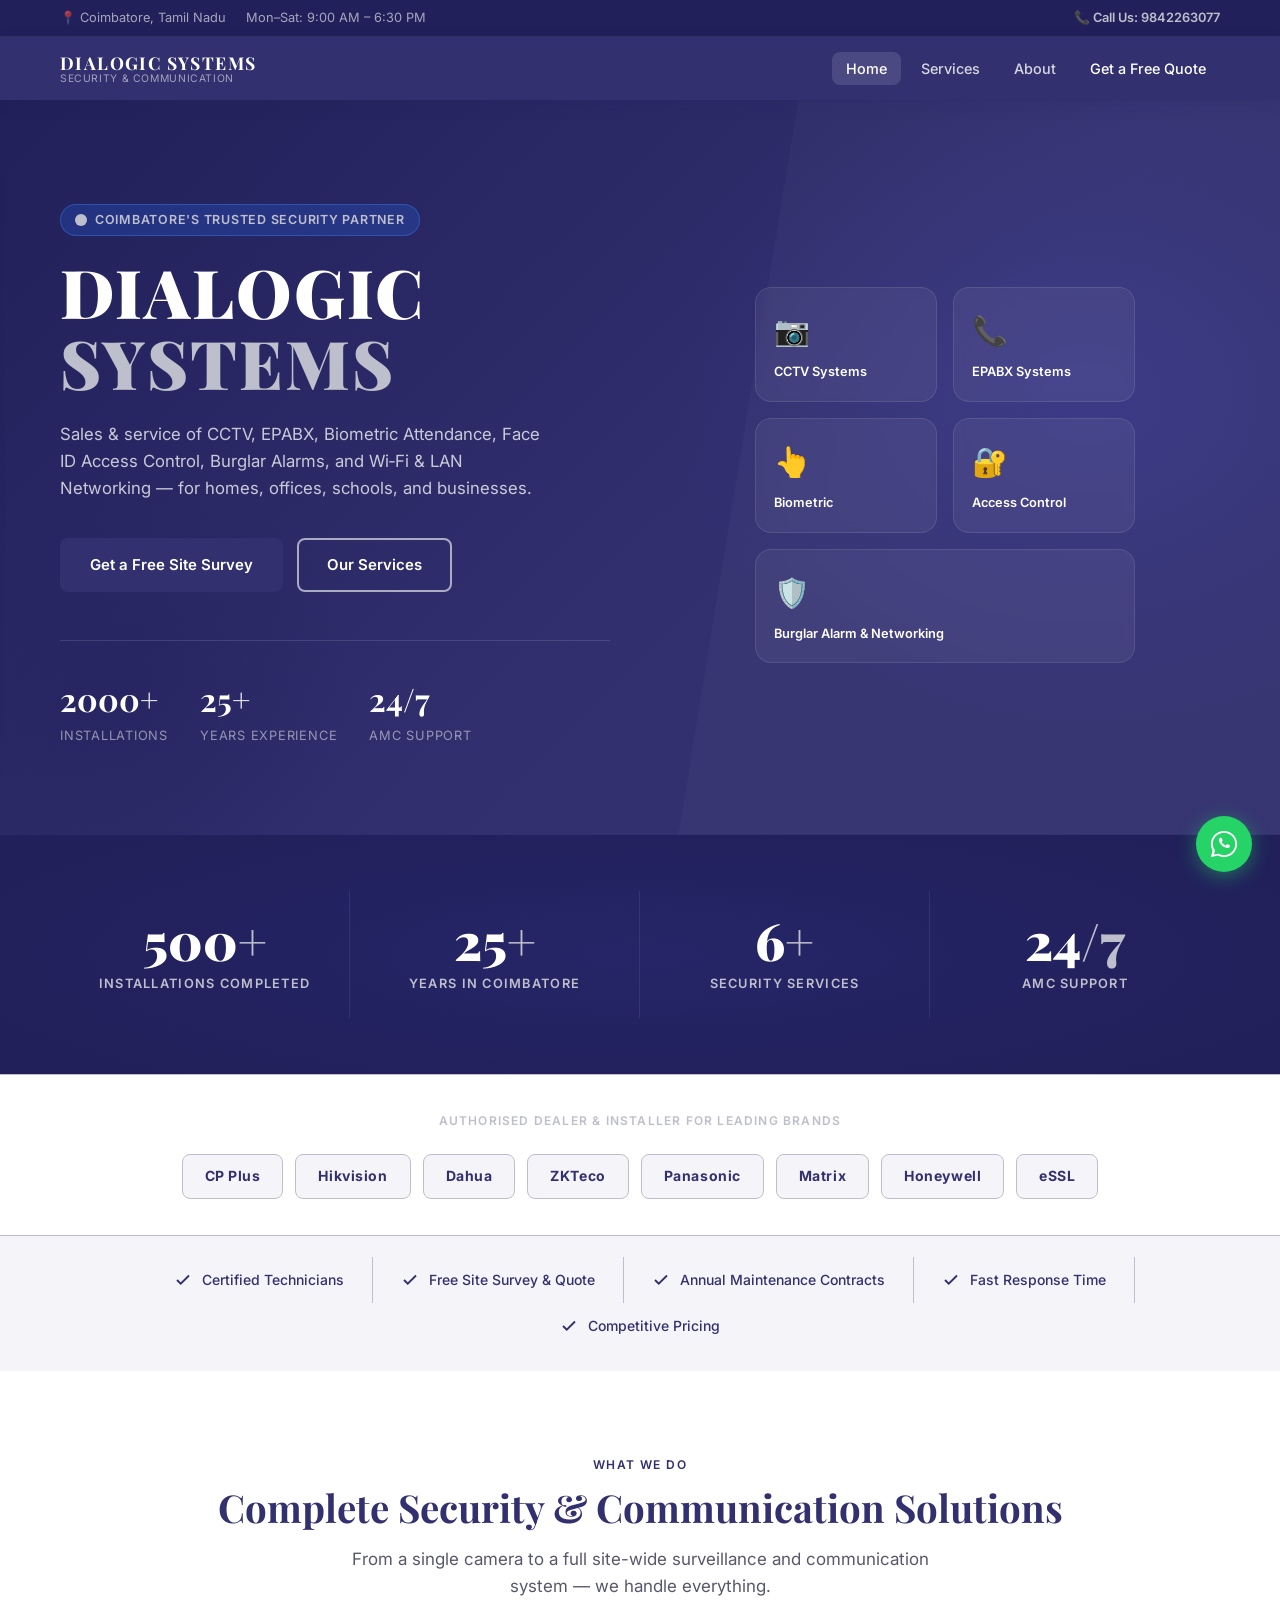
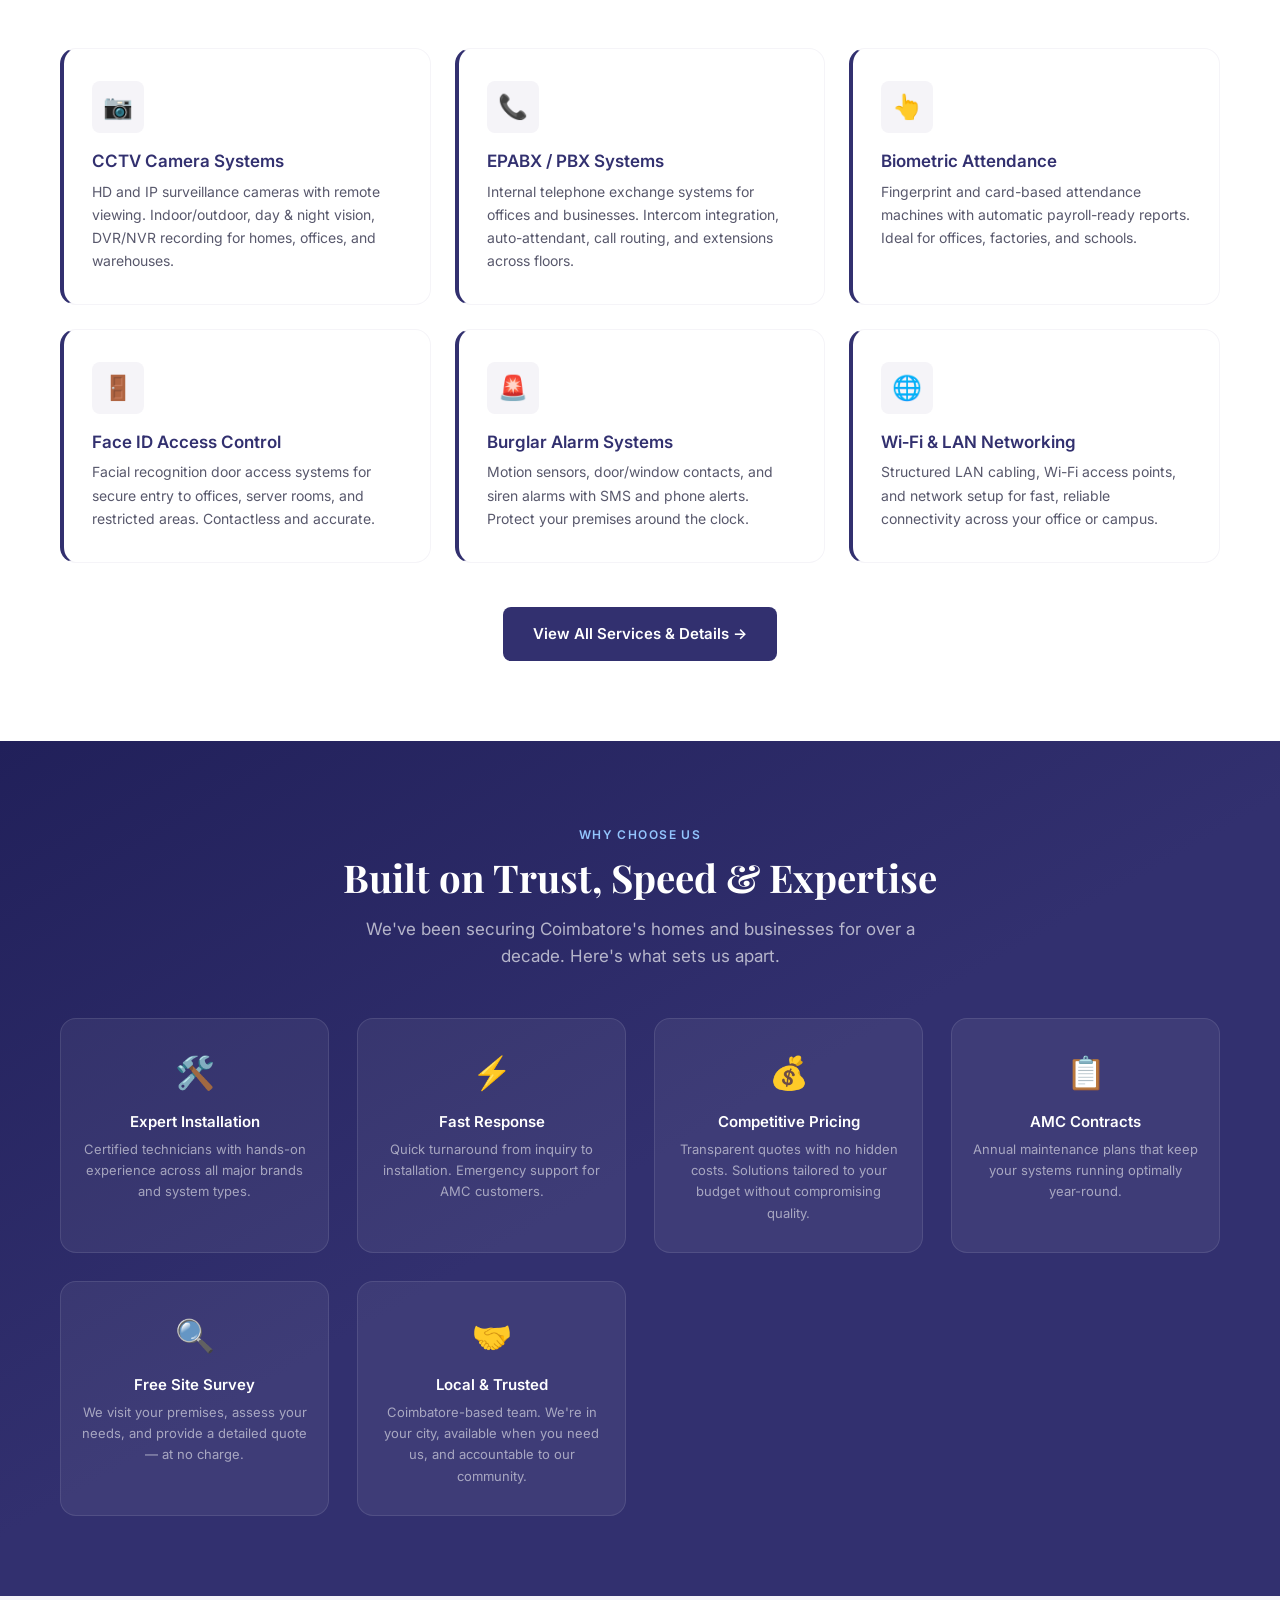
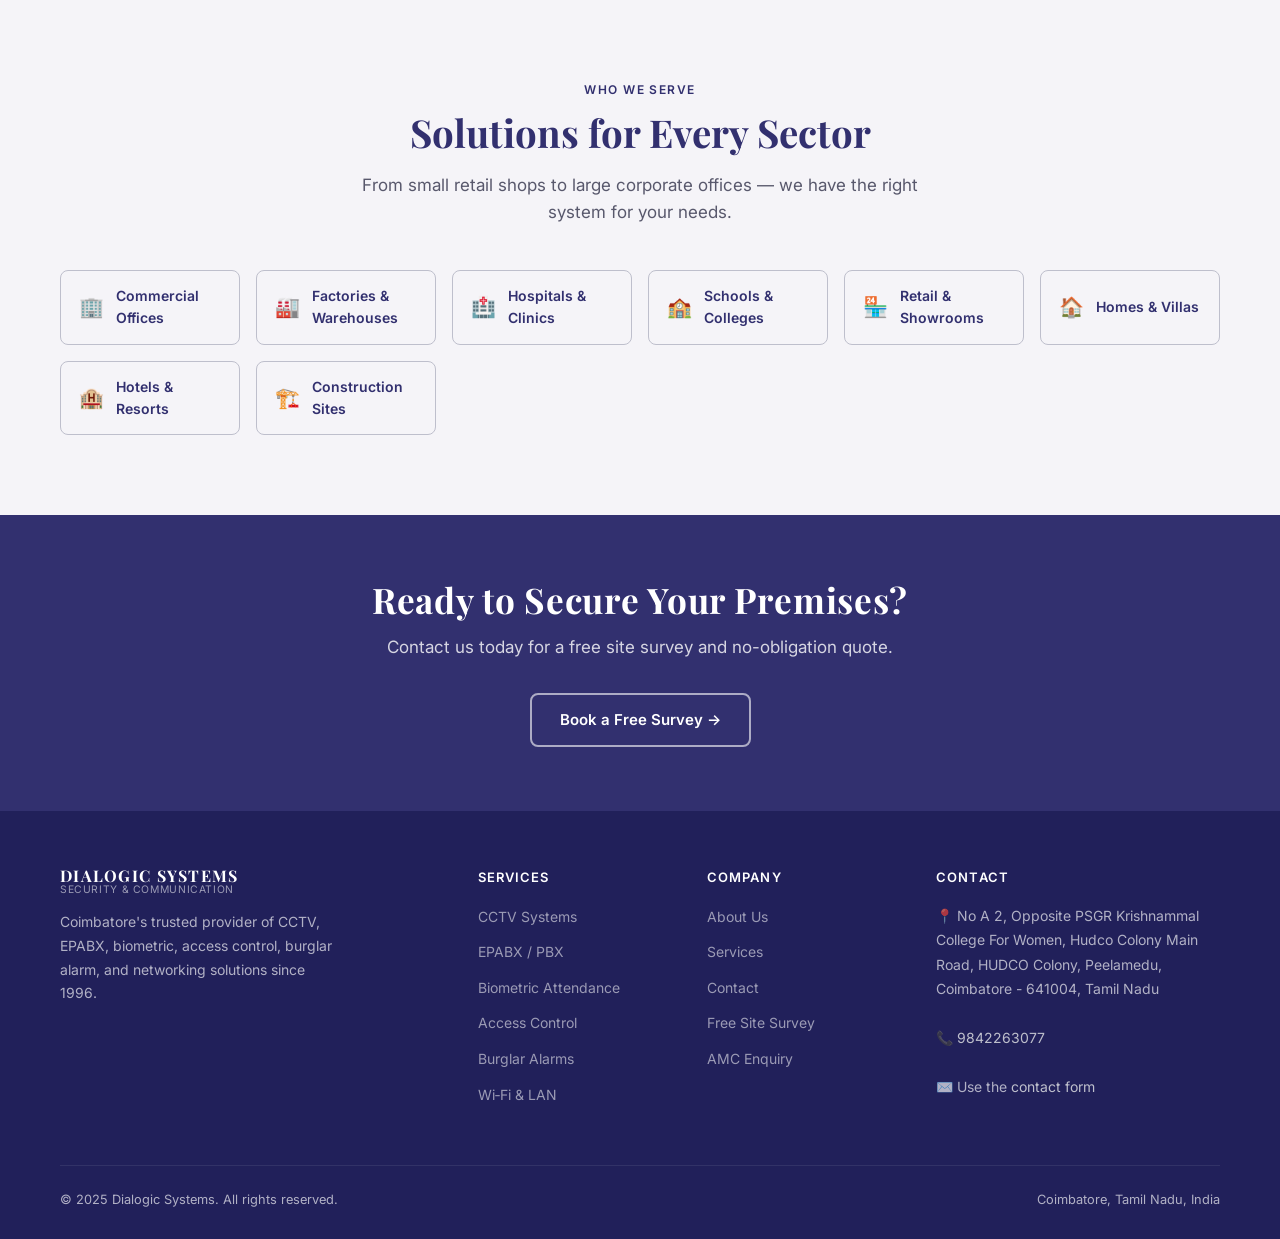
<file: index.html>
<!DOCTYPE html>
<html lang="en">
<head>
  <meta charset="UTF-8" />
  <meta name="viewport" content="width=device-width, initial-scale=1.0" />
  <title>Dialogic Systems — CCTV, EPABX &amp; Security Solutions in Coimbatore</title>
  <meta name="description" content="Dialogic Systems offers expert sales, installation and AMC services for CCTV, EPABX, biometric, access control, burglar alarms and networking in Coimbatore." />
  <link rel="stylesheet" href="css/style.css" />
  <!-- Favicon placeholder -->
  <link rel="icon" href="data:image/svg+xml,<svg xmlns='http://www.w3.org/2000/svg' viewBox='0 0 32 32'><rect width='32' height='32' rx='6' fill='%231B2A4A'/><text x='16' y='22' text-anchor='middle' font-size='18' fill='white'>D</text></svg>" />
</head>
<body>

<!-- ===== TOP BAR ===== -->
<div class="topbar">
  <div class="container topbar-inner">
    <div class="topbar-left">
      <span>📍 Coimbatore, Tamil Nadu</span>
      <span>Mon–Sat: 9:00 AM – 6:30 PM</span>
    </div>
    <a href="tel:+919842263077" class="topbar-phone">📞 Call Us: 9842263077</a>
  </div>
</div>

<!-- ===== NAVIGATION ===== -->
<nav class="nav" role="navigation" aria-label="Main navigation">
  <div class="container nav-inner">
    <a href="index.html" class="nav-logo" aria-label="Dialogic Systems home">
      <div class="nav-logo-text">
        <span class="nav-logo-name">Dialogic Systems</span>
        <span class="nav-logo-tagline">Security &amp; Communication</span>
      </div>
    </a>

    <ul class="nav-links" role="list">
      <li><a href="index.html" class="active">Home</a></li>
      <li><a href="services.html">Services</a></li>
      <li><a href="about.html">About</a></li>
      <li><a href="contact.html" class="nav-cta">Get a Free Quote</a></li>
    </ul>

    <button class="nav-burger" aria-label="Toggle menu" aria-expanded="false">
      <span></span><span></span><span></span>
    </button>
  </div>

  <nav class="nav-mobile" aria-label="Mobile navigation">
    <a href="index.html">Home</a>
    <a href="services.html">Services</a>
    <a href="about.html">About Us</a>
    <a href="contact.html">Contact / Free Quote</a>
  </nav>
</nav>

<!-- ===== HERO ===== -->
<section class="hero" aria-labelledby="hero-heading">
  <div class="hero-line-accent" aria-hidden="true"></div>
  <div class="container hero-inner">
    <div class="hero-content">
      <div class="hero-badge">
        <svg width="12" height="12" viewBox="0 0 12 12" fill="currentColor" aria-hidden="true"><circle cx="6" cy="6" r="6"/></svg>
        Coimbatore's Trusted Security Partner
      </div>

      <h1 id="hero-heading" class="hero-title serif">
        Dialogic<br/>
        <span>Systems</span>
      </h1>

      <p class="hero-desc">
        Sales &amp; service of CCTV, EPABX, Biometric Attendance,
        Face ID Access Control, Burglar Alarms, and Wi‑Fi &amp; LAN
        Networking — for homes, offices, schools, and businesses.
      </p>

      <div class="hero-actions">
        <a href="contact.html" class="btn btn-primary">Get a Free Site Survey</a>
        <a href="services.html" class="btn btn-outline">Our Services</a>
      </div>

      <div class="hero-stats" role="list" aria-label="Company highlights">
        <div role="listitem">
          <div class="hero-stat-num">2000+</div>
          <div class="hero-stat-label">Installations</div>
        </div>
        <div role="listitem">
          <div class="hero-stat-num">25+</div>
          <div class="hero-stat-label">Years Experience</div>
        </div>
        <div role="listitem">
          <div class="hero-stat-num">24/7</div>
          <div class="hero-stat-label">AMC Support</div>
        </div>
      </div>
    </div>

    <!-- Decorative service icon grid -->
    <div class="hero-graphic" aria-hidden="true">
      <div class="hero-card-grid">
        <div class="hero-card">
          <div class="hero-card-icon">📷</div>
          <div class="hero-card-name">CCTV Systems</div>
        </div>
        <div class="hero-card">
          <div class="hero-card-icon">📞</div>
          <div class="hero-card-name">EPABX Systems</div>
        </div>
        <div class="hero-card">
          <div class="hero-card-icon">👆</div>
          <div class="hero-card-name">Biometric</div>
        </div>
        <div class="hero-card">
          <div class="hero-card-icon">🔐</div>
          <div class="hero-card-name">Access Control</div>
        </div>
        <div class="hero-card span-2">
          <div class="hero-card-icon">🛡️</div>
          <div class="hero-card-name">Burglar Alarm &amp; Networking</div>
        </div>
      </div>
    </div>
  </div>
</section>

<!-- ===== STATS STRIP ===== -->
<div class="stats-strip" aria-label="Company statistics">
  <div class="container">
    <div class="stats-strip-grid" role="list">
      <div class="stat-block" role="listitem">
        <div class="stat-block-num">500<span>+</span></div>
        <div class="stat-block-label">Installations Completed</div>
      </div>
      <div class="stat-block" role="listitem">
        <div class="stat-block-num">25<span>+</span></div>
        <div class="stat-block-label">Years in Coimbatore</div>
      </div>
      <div class="stat-block" role="listitem">
        <div class="stat-block-num">6<span>+</span></div>
        <div class="stat-block-label">Security Services</div>
      </div>
      <div class="stat-block" role="listitem">
        <div class="stat-block-num">24<span>/7</span></div>
        <div class="stat-block-label">AMC Support</div>
      </div>
    </div>
  </div>
</div>

<!-- ===== BRANDS BAR ===== -->
<div class="brands-bar" aria-label="Brands we work with">
  <div class="container">
    <p class="brands-label">Authorised dealer &amp; installer for leading brands</p>
    <div class="brands-grid" role="list">
      <div class="brand-pill" role="listitem">CP Plus</div>
      <div class="brand-pill" role="listitem">Hikvision</div>
      <div class="brand-pill" role="listitem">Dahua</div>
      <div class="brand-pill" role="listitem">ZKTeco</div>
      <div class="brand-pill" role="listitem">Panasonic</div>
      <div class="brand-pill" role="listitem">Matrix</div>
      <div class="brand-pill" role="listitem">Honeywell</div>
      <div class="brand-pill" role="listitem">eSSL</div>
    </div>
  </div>
</div>

<!-- ===== TRUST BAR ===== -->
<div class="trust-bar" aria-label="Key benefits">
  <div class="container trust-bar-inner">
    <div class="trust-item">
      <svg width="18" height="18" viewBox="0 0 24 24" fill="none" stroke="currentColor" stroke-width="2.5" aria-hidden="true"><polyline points="20 6 9 17 4 12"/></svg>
      Certified Technicians
    </div>
    <div class="trust-item">
      <svg width="18" height="18" viewBox="0 0 24 24" fill="none" stroke="currentColor" stroke-width="2.5" aria-hidden="true"><polyline points="20 6 9 17 4 12"/></svg>
      Free Site Survey &amp; Quote
    </div>
    <div class="trust-item">
      <svg width="18" height="18" viewBox="0 0 24 24" fill="none" stroke="currentColor" stroke-width="2.5" aria-hidden="true"><polyline points="20 6 9 17 4 12"/></svg>
      Annual Maintenance Contracts
    </div>
    <div class="trust-item">
      <svg width="18" height="18" viewBox="0 0 24 24" fill="none" stroke="currentColor" stroke-width="2.5" aria-hidden="true"><polyline points="20 6 9 17 4 12"/></svg>
      Fast Response Time
    </div>
    <div class="trust-item">
      <svg width="18" height="18" viewBox="0 0 24 24" fill="none" stroke="currentColor" stroke-width="2.5" aria-hidden="true"><polyline points="20 6 9 17 4 12"/></svg>
      Competitive Pricing
    </div>
  </div>
</div>

<!-- ===== SERVICES OVERVIEW ===== -->
<section class="section-pad" aria-labelledby="services-heading">
  <div class="container">
    <div class="text-center">
      <span class="section-label">What We Do</span>
      <h2 id="services-heading" class="section-title">Complete Security &amp; Communication Solutions</h2>
      <p class="section-sub" style="margin-inline:auto;">From a single camera to a full site-wide surveillance and communication system — we handle everything.</p>
    </div>

    <div class="services-grid">
      <article class="service-card">
        <div class="service-card-icon" aria-hidden="true">📷</div>
        <h3>CCTV Camera Systems</h3>
        <p>HD and IP surveillance cameras with remote viewing. Indoor/outdoor, day &amp; night vision, DVR/NVR recording for homes, offices, and warehouses.</p>
      </article>
      <article class="service-card">
        <div class="service-card-icon" aria-hidden="true">📞</div>
        <h3>EPABX / PBX Systems</h3>
        <p>Internal telephone exchange systems for offices and businesses. Intercom integration, auto-attendant, call routing, and extensions across floors.</p>
      </article>
      <article class="service-card">
        <div class="service-card-icon" aria-hidden="true">👆</div>
        <h3>Biometric Attendance</h3>
        <p>Fingerprint and card-based attendance machines with automatic payroll-ready reports. Ideal for offices, factories, and schools.</p>
      </article>
      <article class="service-card">
        <div class="service-card-icon" aria-hidden="true">🚪</div>
        <h3>Face ID Access Control</h3>
        <p>Facial recognition door access systems for secure entry to offices, server rooms, and restricted areas. Contactless and accurate.</p>
      </article>
      <article class="service-card">
        <div class="service-card-icon" aria-hidden="true">🚨</div>
        <h3>Burglar Alarm Systems</h3>
        <p>Motion sensors, door/window contacts, and siren alarms with SMS and phone alerts. Protect your premises around the clock.</p>
      </article>
      <article class="service-card">
        <div class="service-card-icon" aria-hidden="true">🌐</div>
        <h3>Wi‑Fi &amp; LAN Networking</h3>
        <p>Structured LAN cabling, Wi-Fi access points, and network setup for fast, reliable connectivity across your office or campus.</p>
      </article>
    </div>

    <div class="services-cta">
      <a href="services.html" class="btn btn-navy">View All Services &amp; Details →</a>
    </div>
  </div>
</section>

<!-- ===== WHY US ===== -->
<section class="why-us section-pad" aria-labelledby="why-heading">
  <div class="container">
    <div class="text-center">
      <span class="section-label" style="color:#93C5FD;">Why Choose Us</span>
      <h2 id="why-heading" class="section-title">Built on Trust, Speed &amp; Expertise</h2>
      <p class="section-sub" style="margin-inline:auto;">We've been securing Coimbatore's homes and businesses for over a decade. Here's what sets us apart.</p>
    </div>

    <div class="why-grid">
      <div class="why-item">
        <div class="why-icon" aria-hidden="true">🛠️</div>
        <h3>Expert Installation</h3>
        <p>Certified technicians with hands-on experience across all major brands and system types.</p>
      </div>
      <div class="why-item">
        <div class="why-icon" aria-hidden="true">⚡</div>
        <h3>Fast Response</h3>
        <p>Quick turnaround from inquiry to installation. Emergency support for AMC customers.</p>
      </div>
      <div class="why-item">
        <div class="why-icon" aria-hidden="true">💰</div>
        <h3>Competitive Pricing</h3>
        <p>Transparent quotes with no hidden costs. Solutions tailored to your budget without compromising quality.</p>
      </div>
      <div class="why-item">
        <div class="why-icon" aria-hidden="true">📋</div>
        <h3>AMC Contracts</h3>
        <p>Annual maintenance plans that keep your systems running optimally year-round.</p>
      </div>
      <div class="why-item">
        <div class="why-icon" aria-hidden="true">🔍</div>
        <h3>Free Site Survey</h3>
        <p>We visit your premises, assess your needs, and provide a detailed quote — at no charge.</p>
      </div>
      <div class="why-item">
        <div class="why-icon" aria-hidden="true">🤝</div>
        <h3>Local &amp; Trusted</h3>
        <p>Coimbatore-based team. We're in your city, available when you need us, and accountable to our community.</p>
      </div>
    </div>
  </div>
</section>

<!-- ===== SECTORS ===== -->
<section class="section-pad bg-gray" aria-labelledby="sectors-heading">
  <div class="container">
    <div class="text-center">
      <span class="section-label">Who We Serve</span>
      <h2 id="sectors-heading" class="section-title">Solutions for Every Sector</h2>
      <p class="section-sub" style="margin-inline:auto;">From small retail shops to large corporate offices — we have the right system for your needs.</p>
    </div>

    <div class="sectors-grid" role="list">
      <div class="sector-pill" role="listitem"><span aria-hidden="true">🏢</span> Commercial Offices</div>
      <div class="sector-pill" role="listitem"><span aria-hidden="true">🏭</span> Factories &amp; Warehouses</div>
      <div class="sector-pill" role="listitem"><span aria-hidden="true">🏥</span> Hospitals &amp; Clinics</div>
      <div class="sector-pill" role="listitem"><span aria-hidden="true">🏫</span> Schools &amp; Colleges</div>
      <div class="sector-pill" role="listitem"><span aria-hidden="true">🏪</span> Retail &amp; Showrooms</div>
      <div class="sector-pill" role="listitem"><span aria-hidden="true">🏠</span> Homes &amp; Villas</div>
      <div class="sector-pill" role="listitem"><span aria-hidden="true">🏨</span> Hotels &amp; Resorts</div>
      <div class="sector-pill" role="listitem"><span aria-hidden="true">🏗️</span> Construction Sites</div>
    </div>
  </div>
</section>

<!-- ===== CTA BANNER ===== -->
<section class="cta-banner" aria-labelledby="cta-heading">
  <div class="container">
    <h2 id="cta-heading" class="serif">Ready to Secure Your Premises?</h2>
    <p>Contact us today for a free site survey and no-obligation quote.</p>
    <a href="contact.html" class="btn btn-outline">Book a Free Survey →</a>
  </div>
</section>

<!-- ===== FOOTER ===== -->
<footer class="footer" role="contentinfo">
  <div class="container">
    <div class="footer-grid">
      <div class="footer-brand">
        <div class="nav-logo" style="margin-bottom:0;">
          <div class="nav-logo-text">
            <span class="nav-logo-name" style="font-size:1rem;">Dialogic Systems</span>
            <span class="nav-logo-tagline">Security &amp; Communication</span>
          </div>
        </div>
        <p>Coimbatore's trusted provider of CCTV, EPABX, biometric, access control, burglar alarm, and networking solutions since 1996.</p>
      </div>

      <div class="footer-col">
        <h4>Services</h4>
        <ul>
          <li><a href="services.html#cctv">CCTV Systems</a></li>
          <li><a href="services.html#epabx">EPABX / PBX</a></li>
          <li><a href="services.html#biometric">Biometric Attendance</a></li>
          <li><a href="services.html#access">Access Control</a></li>
          <li><a href="services.html#alarm">Burglar Alarms</a></li>
          <li><a href="services.html#network">Wi‑Fi &amp; LAN</a></li>
        </ul>
      </div>

      <div class="footer-col">
        <h4>Company</h4>
        <ul>
          <li><a href="about.html">About Us</a></li>
          <li><a href="services.html">Services</a></li>
          <li><a href="contact.html">Contact</a></li>
          <li><a href="contact.html">Free Site Survey</a></li>
          <li><a href="contact.html">AMC Enquiry</a></li>
        </ul>
      </div>

      <div class="footer-col">
        <h4>Contact</h4>
        <address>
          📍 No A 2, Opposite PSGR Krishnammal College For Women, Hudco Colony Main Road, HUDCO Colony, Peelamedu, Coimbatore - 641004, Tamil Nadu <br/><br/>
          📞 <a href="tel:+919842263077">9842263077</a><br/><br/>
          ✉️ Use the <a href="contact.html">contact form</a>
        </address>
      </div>
    </div>

    <div class="footer-bottom">
      <span>© 2025 Dialogic Systems. All rights reserved.</span>
      <span>Coimbatore, Tamil Nadu, India</span>
    </div>
  </div>
</footer>

<!-- ===== WHATSAPP FLOAT ===== -->
<!-- REPLACE 919842263077 with your actual WhatsApp number (with country code, no +) -->
<a href="https://wa.me/919842263077?text=Hello%2C%20I%27d%20like%20to%20enquire%20about%20your%20security%20systems."
   class="whatsapp-float"
   target="_blank"
   rel="noopener noreferrer"
   aria-label="Chat with us on WhatsApp">
  <svg viewBox="0 0 32 32" fill="white" xmlns="http://www.w3.org/2000/svg" aria-hidden="true">
    <path d="M16 2C8.268 2 2 8.268 2 16c0 2.417.637 4.68 1.75 6.64L2 30l7.55-1.72A13.94 13.94 0 0016 30c7.732 0 14-6.268 14-14S23.732 2 16 2zm0 2c6.627 0 12 5.373 12 12s-5.373 12-12 12c-2.1 0-4.07-.54-5.786-1.49l-.414-.24-4.486 1.02 1.05-4.37-.26-.43A11.94 11.94 0 014 16C4 9.373 9.373 4 16 4zm-2.406 5.82c-.22-.492-.45-.502-.658-.51-.17-.007-.364-.007-.558-.007-.193 0-.508.073-.774.366-.267.293-1.02 .996-1.02 2.428s1.044 2.816 1.19 3.012c.145.196 2.02 3.196 4.954 4.354 2.45.966 2.935.773 3.464.725.53-.048 1.71-.7 1.952-1.376.24-.676.24-1.255.168-1.376-.073-.12-.267-.193-.558-.34-.29-.146-1.71-.844-1.975-.94-.265-.097-.458-.145-.65.145-.193.29-.748.94-.916 1.134-.168.194-.337.218-.627.073-.29-.146-1.225-.452-2.333-1.44-.862-.77-1.444-1.72-1.613-2.01-.168-.29-.018-.448.127-.593.13-.13.29-.34.436-.508.145-.17.193-.29.29-.484.097-.194.048-.365-.025-.51-.073-.146-.638-1.564-.88-2.143z"/>
  </svg>
</a>

<script src="js/main.js"></script>
</body>
</html>
</file>
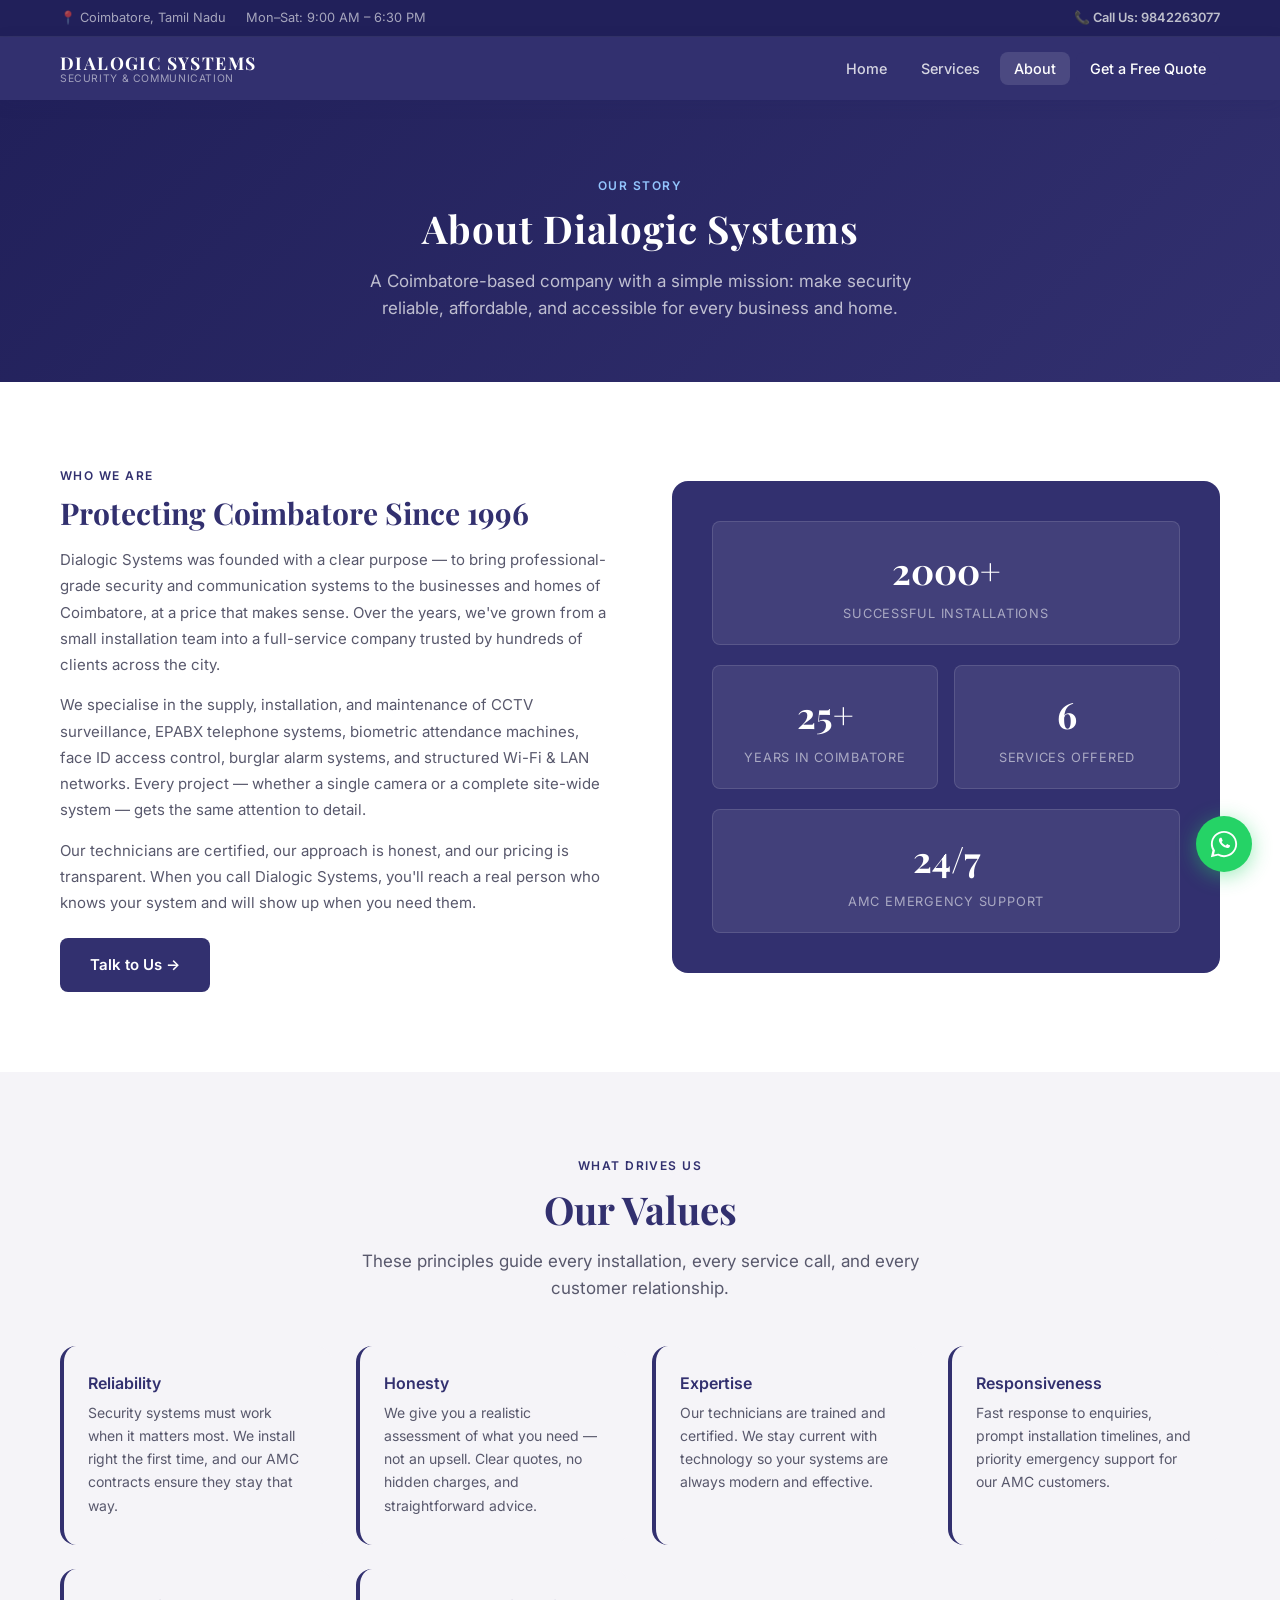
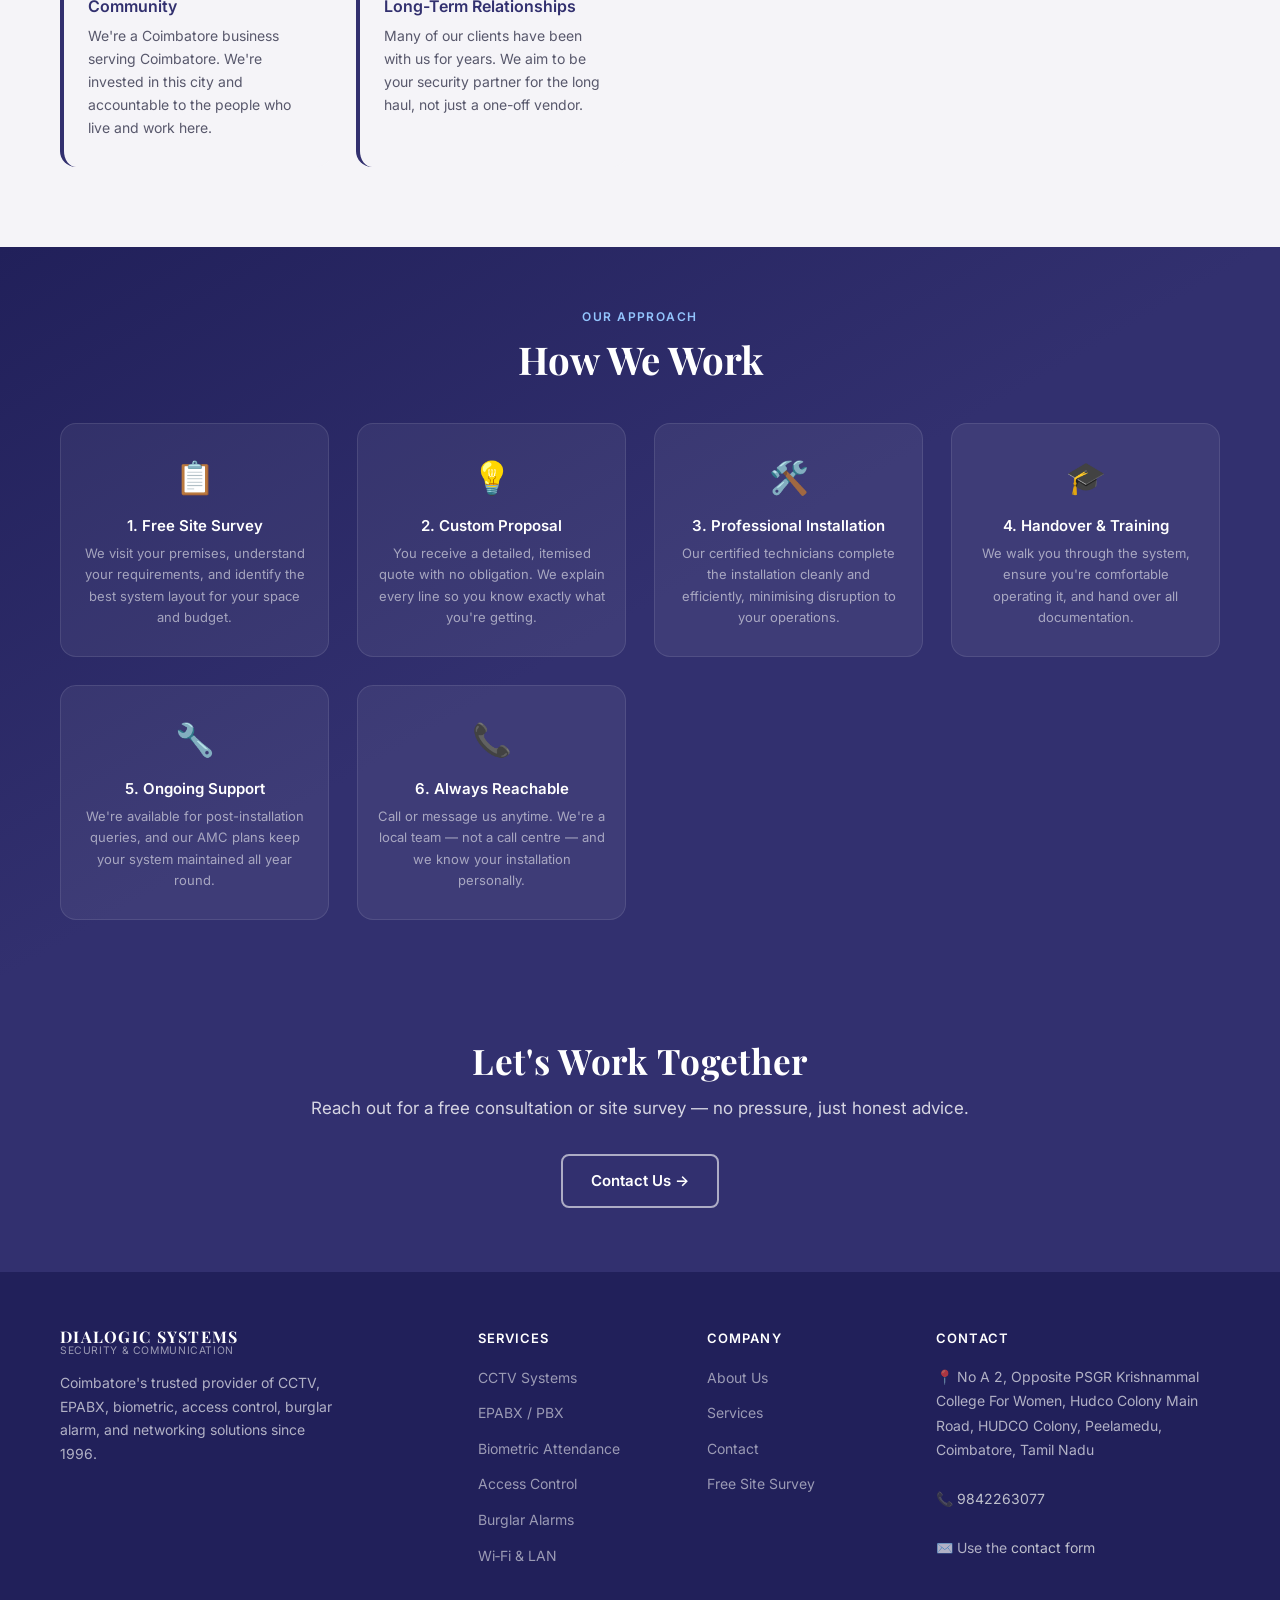
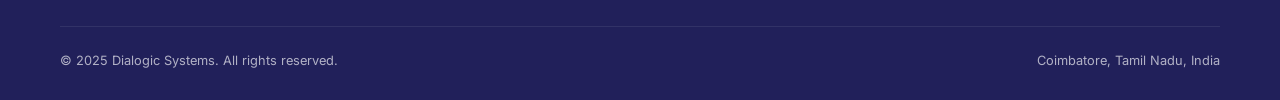
<file: about.html>
<!DOCTYPE html>
<html lang="en">
<head>
  <meta charset="UTF-8" />
  <meta name="viewport" content="width=device-width, initial-scale=1.0" />
  <title>About Us — Dialogic Systems, Coimbatore</title>
  <meta name="description" content="Learn about Dialogic Systems — Coimbatore's trusted security and communication solutions company. Our story, values, and commitment to protecting your premises." />
  <link rel="stylesheet" href="css/style.css" />
  <link rel="icon" href="data:image/svg+xml,<svg xmlns='http://www.w3.org/2000/svg' viewBox='0 0 32 32'><rect width='32' height='32' rx='6' fill='%231B2A4A'/><text x='16' y='22' text-anchor='middle' font-size='18' fill='white'>D</text></svg>" />
</head>
<body>

<!-- ===== TOP BAR ===== -->
<div class="topbar">
  <div class="container topbar-inner">
    <div class="topbar-left">
      <span>📍 Coimbatore, Tamil Nadu</span>
      <span>Mon–Sat: 9:00 AM – 6:30 PM</span>
    </div>
    <a href="tel:+919842263077" class="topbar-phone">📞 Call Us: 9842263077</a>
  </div>
</div>

<!-- ===== NAVIGATION ===== -->
<nav class="nav" role="navigation" aria-label="Main navigation">
  <div class="container nav-inner">
    <a href="index.html" class="nav-logo" aria-label="Dialogic Systems home">
      <div class="nav-logo-text">
        <span class="nav-logo-name">Dialogic Systems</span>
        <span class="nav-logo-tagline">Security &amp; Communication</span>
      </div>
    </a>
    <ul class="nav-links" role="list">
      <li><a href="index.html">Home</a></li>
      <li><a href="services.html">Services</a></li>
      <li><a href="about.html" class="active">About</a></li>
      <li><a href="contact.html" class="nav-cta">Get a Free Quote</a></li>
    </ul>
    <button class="nav-burger" aria-label="Toggle menu" aria-expanded="false">
      <span></span><span></span><span></span>
    </button>
  </div>
  <nav class="nav-mobile" aria-label="Mobile navigation">
    <a href="index.html">Home</a>
    <a href="services.html">Services</a>
    <a href="about.html">About Us</a>
    <a href="contact.html">Contact / Free Quote</a>
  </nav>
</nav>

<!-- ===== PAGE HERO ===== -->
<section class="page-hero" aria-labelledby="about-heading">
  <div class="container">
    <span class="section-label" style="color:#93C5FD;">Our Story</span>
    <h1 id="about-heading" class="section-title serif">About Dialogic Systems</h1>
    <p class="section-sub" style="margin-inline:auto; color:rgba(255,255,255,.7);">
      A Coimbatore-based company with a simple mission: make security reliable, affordable, and accessible for every business and home.
    </p>
  </div>
</section>

<!-- ===== ABOUT INTRO ===== -->
<section class="section-pad" aria-labelledby="story-heading">
  <div class="container about-intro">
    <div class="about-intro-text">
      <span class="section-label">Who We Are</span>
      <h2 id="story-heading">Protecting Coimbatore Since 1996</h2>
      <p>
        Dialogic Systems was founded with a clear purpose — to bring professional-grade security and communication systems to the businesses and homes of Coimbatore, at a price that makes sense. Over the years, we've grown from a small installation team into a full-service company trusted by hundreds of clients across the city.
      </p>
      <p>
        We specialise in the supply, installation, and maintenance of CCTV surveillance, EPABX telephone systems, biometric attendance machines, face ID access control, burglar alarm systems, and structured Wi-Fi &amp; LAN networks. Every project — whether a single camera or a complete site-wide system — gets the same attention to detail.
      </p>
      <p>
        Our technicians are certified, our approach is honest, and our pricing is transparent. When you call Dialogic Systems, you'll reach a real person who knows your system and will show up when you need them.
      </p>
      <a href="contact.html" class="btn btn-navy" style="margin-top:8px;">Talk to Us →</a>
    </div>

    <div class="about-visual" role="presentation">
      <div class="about-stat-box">
        <div class="num">2000+</div>
        <div class="lbl">Successful Installations</div>
      </div>
      <div class="about-stat-row">
        <div class="about-stat-box">
          <div class="num">25+</div>
          <div class="lbl">Years in Coimbatore</div>
        </div>
        <div class="about-stat-box">
          <div class="num">6</div>
          <div class="lbl">Services Offered</div>
        </div>
      </div>
      <div class="about-stat-box">
        <div class="num">24/7</div>
        <div class="lbl">AMC Emergency Support</div>
      </div>
    </div>
  </div>
</section>

<!-- ===== VALUES ===== -->
<section class="section-pad bg-gray" aria-labelledby="values-heading">
  <div class="container">
    <div class="text-center">
      <span class="section-label">What Drives Us</span>
      <h2 id="values-heading" class="section-title">Our Values</h2>
      <p class="section-sub" style="margin-inline:auto;">These principles guide every installation, every service call, and every customer relationship.</p>
    </div>

    <div class="values-grid">
      <div class="value-card">
        <h3>Reliability</h3>
        <p>Security systems must work when it matters most. We install right the first time, and our AMC contracts ensure they stay that way.</p>
      </div>
      <div class="value-card">
        <h3>Honesty</h3>
        <p>We give you a realistic assessment of what you need — not an upsell. Clear quotes, no hidden charges, and straightforward advice.</p>
      </div>
      <div class="value-card">
        <h3>Expertise</h3>
        <p>Our technicians are trained and certified. We stay current with technology so your systems are always modern and effective.</p>
      </div>
      <div class="value-card">
        <h3>Responsiveness</h3>
        <p>Fast response to enquiries, prompt installation timelines, and priority emergency support for our AMC customers.</p>
      </div>
      <div class="value-card">
        <h3>Community</h3>
        <p>We're a Coimbatore business serving Coimbatore. We're invested in this city and accountable to the people who live and work here.</p>
      </div>
      <div class="value-card">
        <h3>Long-Term Relationships</h3>
        <p>Many of our clients have been with us for years. We aim to be your security partner for the long haul, not just a one-off vendor.</p>
      </div>
    </div>
  </div>
</section>

<!-- ===== WHY CHOOSE ===== -->
<section class="why-us section-pad-sm" aria-labelledby="why-about-heading">
  <div class="container">
    <div class="text-center">
      <span class="section-label" style="color:#93C5FD;">Our Approach</span>
      <h2 id="why-about-heading" class="section-title">How We Work</h2>
    </div>
    <div class="why-grid" style="margin-top:40px;">
      <div class="why-item">
        <div class="why-icon" aria-hidden="true">📋</div>
        <h3>1. Free Site Survey</h3>
        <p>We visit your premises, understand your requirements, and identify the best system layout for your space and budget.</p>
      </div>
      <div class="why-item">
        <div class="why-icon" aria-hidden="true">💡</div>
        <h3>2. Custom Proposal</h3>
        <p>You receive a detailed, itemised quote with no obligation. We explain every line so you know exactly what you're getting.</p>
      </div>
      <div class="why-item">
        <div class="why-icon" aria-hidden="true">🛠️</div>
        <h3>3. Professional Installation</h3>
        <p>Our certified technicians complete the installation cleanly and efficiently, minimising disruption to your operations.</p>
      </div>
      <div class="why-item">
        <div class="why-icon" aria-hidden="true">🎓</div>
        <h3>4. Handover &amp; Training</h3>
        <p>We walk you through the system, ensure you're comfortable operating it, and hand over all documentation.</p>
      </div>
      <div class="why-item">
        <div class="why-icon" aria-hidden="true">🔧</div>
        <h3>5. Ongoing Support</h3>
        <p>We're available for post-installation queries, and our AMC plans keep your system maintained all year round.</p>
      </div>
      <div class="why-item">
        <div class="why-icon" aria-hidden="true">📞</div>
        <h3>6. Always Reachable</h3>
        <p>Call or message us anytime. We're a local team — not a call centre — and we know your installation personally.</p>
      </div>
    </div>
  </div>
</section>

<!-- ===== CTA ===== -->
<section class="cta-banner" aria-labelledby="about-cta-heading">
  <div class="container">
    <h2 id="about-cta-heading" class="serif">Let's Work Together</h2>
    <p>Reach out for a free consultation or site survey — no pressure, just honest advice.</p>
    <a href="contact.html" class="btn btn-outline">Contact Us →</a>
  </div>
</section>

<!-- ===== FOOTER ===== -->
<footer class="footer" role="contentinfo">
  <div class="container">
    <div class="footer-grid">
      <div class="footer-brand">
        <div class="nav-logo-text">
          <span class="nav-logo-name" style="font-size:1rem;">Dialogic Systems</span>
          <span class="nav-logo-tagline">Security &amp; Communication</span>
        </div>
        <p>Coimbatore's trusted provider of CCTV, EPABX, biometric, access control, burglar alarm, and networking solutions since 1996.</p>
      </div>
      <div class="footer-col">
        <h4>Services</h4>
        <ul>
          <li><a href="services.html#cctv">CCTV Systems</a></li>
          <li><a href="services.html#epabx">EPABX / PBX</a></li>
          <li><a href="services.html#biometric">Biometric Attendance</a></li>
          <li><a href="services.html#access">Access Control</a></li>
          <li><a href="services.html#alarm">Burglar Alarms</a></li>
          <li><a href="services.html#network">Wi‑Fi &amp; LAN</a></li>
        </ul>
      </div>
      <div class="footer-col">
        <h4>Company</h4>
        <ul>
          <li><a href="about.html">About Us</a></li>
          <li><a href="services.html">Services</a></li>
          <li><a href="contact.html">Contact</a></li>
          <li><a href="contact.html">Free Site Survey</a></li>
        </ul>
      </div>
      <div class="footer-col">
        <h4>Contact</h4>
        <address>
          📍 No A 2, Opposite PSGR Krishnammal College For Women, Hudco Colony Main Road, HUDCO Colony, Peelamedu, Coimbatore, Tamil Nadu<br/><br/>
          📞 <a href="tel:+919842263077">9842263077</a><br/><br/>
          ✉️ Use the <a href="contact.html">contact form</a>
        </address>
      </div>
    </div>
    <div class="footer-bottom">
      <span>© 2025 Dialogic Systems. All rights reserved.</span>
      <span>Coimbatore, Tamil Nadu, India</span>
    </div>
  </div>
</footer>

<!-- ===== WHATSAPP FLOAT ===== -->
<a href="https://wa.me/919842263077?text=Hello%2C%20I%27d%20like%20to%20enquire%20about%20your%20security%20systems."
   class="whatsapp-float" target="_blank" rel="noopener noreferrer"
   aria-label="Chat with us on WhatsApp">
  <svg viewBox="0 0 32 32" fill="white" xmlns="http://www.w3.org/2000/svg" aria-hidden="true">
    <path d="M16 2C8.268 2 2 8.268 2 16c0 2.417.637 4.68 1.75 6.64L2 30l7.55-1.72A13.94 13.94 0 0016 30c7.732 0 14-6.268 14-14S23.732 2 16 2zm0 2c6.627 0 12 5.373 12 12s-5.373 12-12 12c-2.1 0-4.07-.54-5.786-1.49l-.414-.24-4.486 1.02 1.05-4.37-.26-.43A11.94 11.94 0 014 16C4 9.373 9.373 4 16 4zm-2.406 5.82c-.22-.492-.45-.502-.658-.51-.17-.007-.364-.007-.558-.007-.193 0-.508.073-.774.366-.267.293-1.02 .996-1.02 2.428s1.044 2.816 1.19 3.012c.145.196 2.02 3.196 4.954 4.354 2.45.966 2.935.773 3.464.725.53-.048 1.71-.7 1.952-1.376.24-.676.24-1.255.168-1.376-.073-.12-.267-.193-.558-.34-.29-.146-1.71-.844-1.975-.94-.265-.097-.458-.145-.65.145-.193.29-.748.94-.916 1.134-.168.194-.337.218-.627.073-.29-.146-1.225-.452-2.333-1.44-.862-.77-1.444-1.72-1.613-2.01-.168-.29-.018-.448.127-.593.13-.13.29-.34.436-.508.145-.17.193-.29.29-.484.097-.194.048-.365-.025-.51-.073-.146-.638-1.564-.88-2.143z"/>
  </svg>
</a>

<script src="js/main.js"></script>
</body>
</html>
</file>
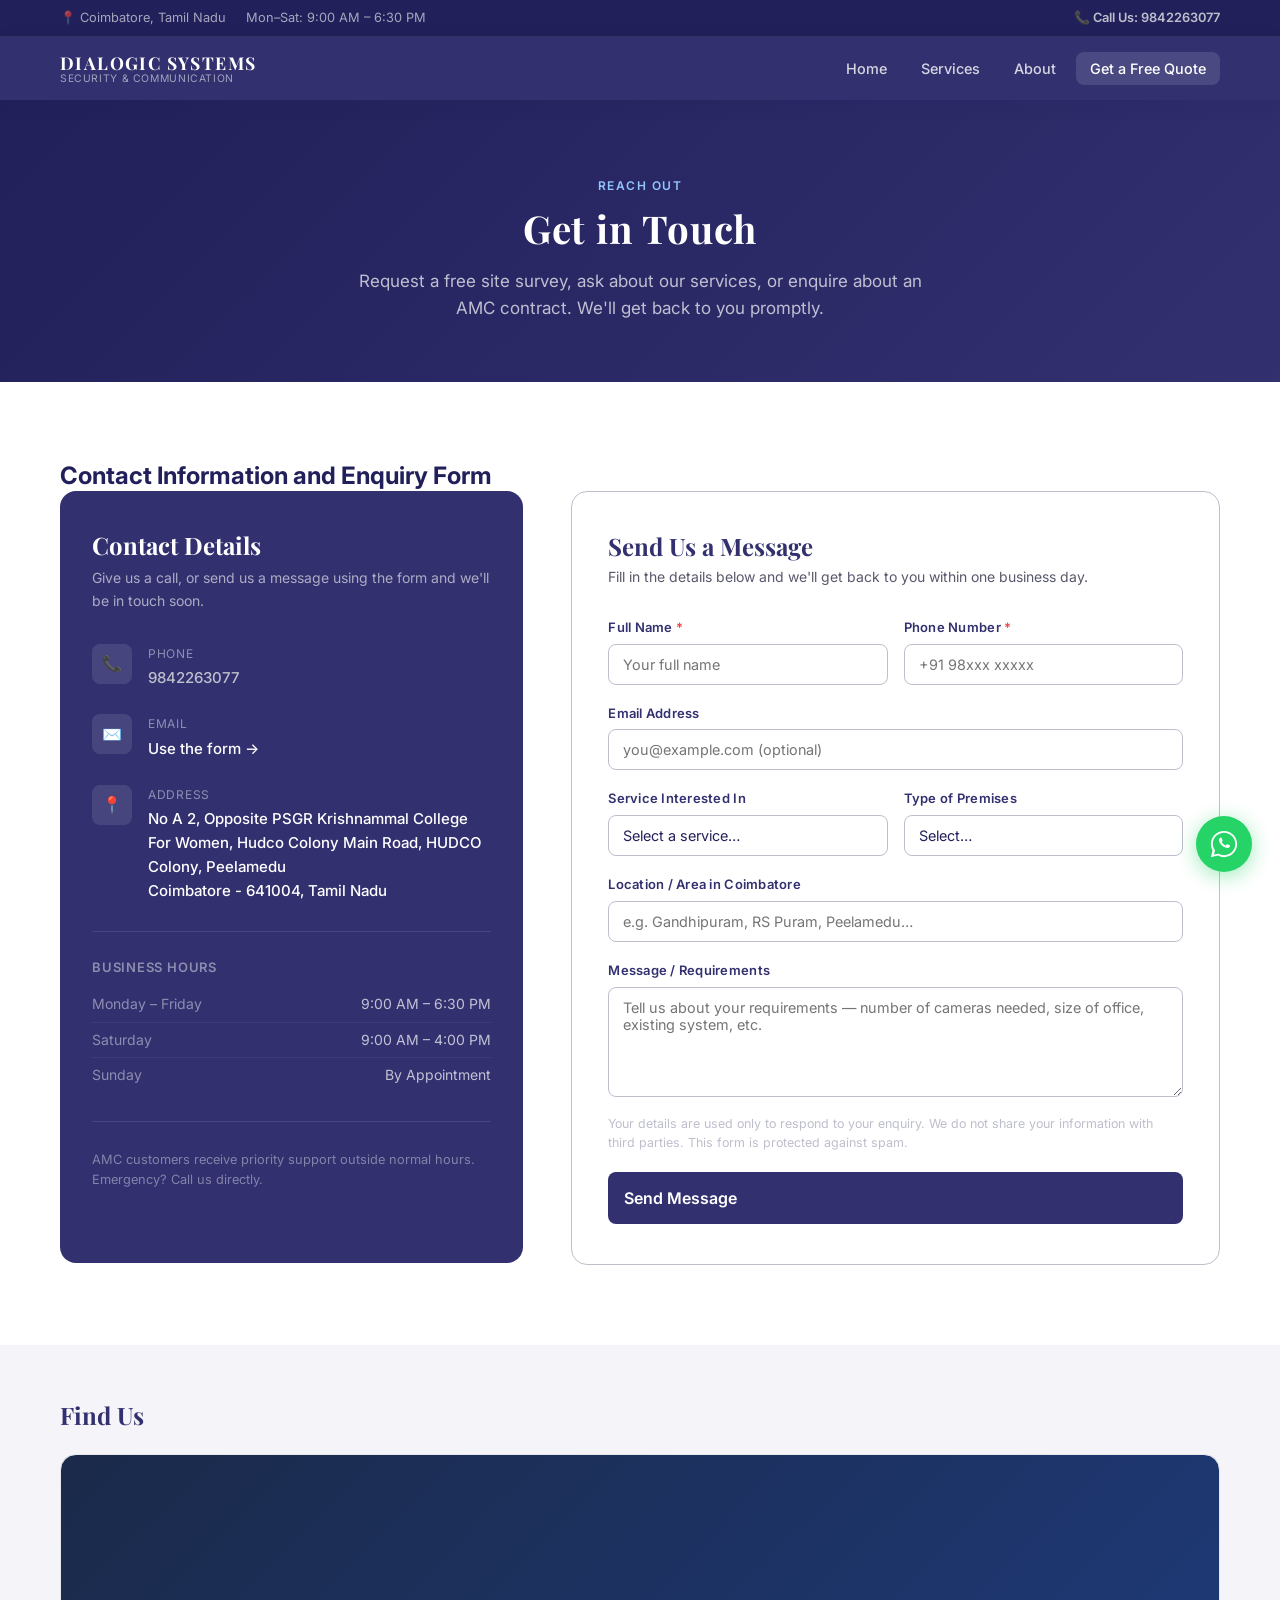
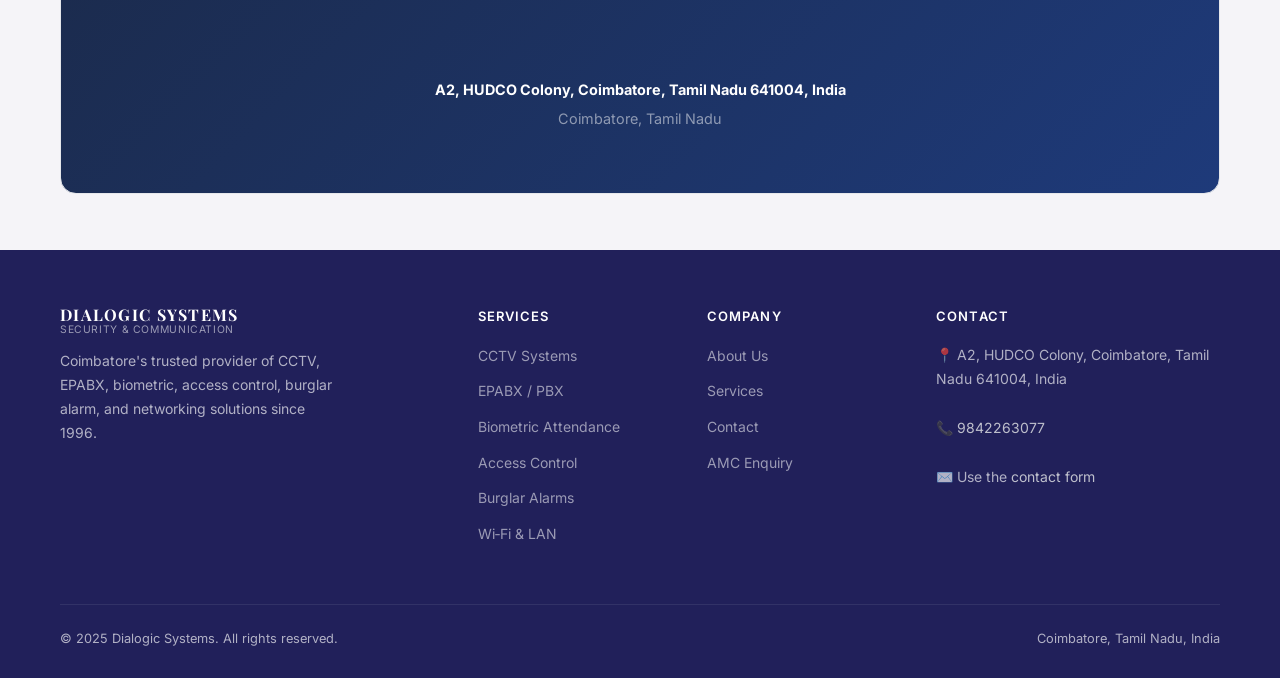
<file: contact.html>
<!DOCTYPE html>
<html lang="en">
<head>
  <meta charset="UTF-8" />
  <meta name="viewport" content="width=device-width, initial-scale=1.0" />
  <title>Contact Us — Dialogic Systems, Coimbatore</title>
  <meta name="description" content="Contact Dialogic Systems in Coimbatore for a free site survey and quote on CCTV, EPABX, biometric, access control, burglar alarm, and networking systems." />
  <link rel="stylesheet" href="css/style.css" />
  <link rel="icon" href="data:image/svg+xml,<svg xmlns='http://www.w3.org/2000/svg' viewBox='0 0 32 32'><rect width='32' height='32' rx='6' fill='%231B2A4A'/><text x='16' y='22' text-anchor='middle' font-size='18' fill='white'>D</text></svg>" />
</head>
<body>

<!-- ===== TOP BAR ===== -->
<div class="topbar">
  <div class="container topbar-inner">
    <div class="topbar-left">
      <span>📍 Coimbatore, Tamil Nadu</span>
      <span>Mon–Sat: 9:00 AM – 6:30 PM</span>
    </div>
    <a href="tel:+919842263077" class="topbar-phone">📞 Call Us: 9842263077</a>
  </div>
</div>

<!-- ===== NAVIGATION ===== -->
<nav class="nav" role="navigation" aria-label="Main navigation">
  <div class="container nav-inner">
    <a href="index.html" class="nav-logo" aria-label="Dialogic Systems home">
      <div class="nav-logo-text">
        <span class="nav-logo-name">Dialogic Systems</span>
        <span class="nav-logo-tagline">Security &amp; Communication</span>
      </div>
    </a>
    <ul class="nav-links" role="list">
      <li><a href="index.html">Home</a></li>
      <li><a href="services.html">Services</a></li>
      <li><a href="about.html">About</a></li>
      <li><a href="contact.html" class="nav-cta active">Get a Free Quote</a></li>
    </ul>
    <button class="nav-burger" aria-label="Toggle menu" aria-expanded="false">
      <span></span><span></span><span></span>
    </button>
  </div>
  <nav class="nav-mobile" aria-label="Mobile navigation">
    <a href="index.html">Home</a>
    <a href="services.html">Services</a>
    <a href="about.html">About Us</a>
    <a href="contact.html">Contact / Free Quote</a>
  </nav>
</nav>

<!-- ===== PAGE HERO ===== -->
<section class="page-hero" aria-labelledby="contact-page-heading">
  <div class="container">
    <span class="section-label" style="color:#93C5FD;">Reach Out</span>
    <h1 id="contact-page-heading" class="section-title serif">Get in Touch</h1>
    <p class="section-sub" style="margin-inline:auto; color:rgba(255,255,255,.7);">
      Request a free site survey, ask about our services, or enquire about an AMC contract. We'll get back to you promptly.
    </p>
  </div>
</section>

<!-- ===== CONTACT LAYOUT ===== -->
<section class="section-pad" aria-labelledby="contact-content-heading">
  <div class="container">
    <h2 id="contact-content-heading" class="visually-hidden">Contact Information and Enquiry Form</h2>
    <div class="contact-layout">

      <!-- Info card -->
      <aside class="contact-info-card" aria-label="Contact details">
        <h2>Contact Details</h2>
        <p>Give us a call, or send us a message using the form and we'll be in touch soon.</p>

        <div class="contact-detail">
          <div class="contact-detail-icon" aria-hidden="true">📞</div>
          <div>
            <div class="contact-detail-label">Phone</div>
            <!-- REPLACE WITH REAL NUMBER -->
            <div class="contact-detail-value">
              <a href="tel:+919842263077">9842263077</a>
            </div>
          </div>
        </div>

        <div class="contact-detail">
          <div class="contact-detail-icon" aria-hidden="true">✉️</div>
          <div>
            <div class="contact-detail-label">Email</div>
            <!-- Email is handled via the form to prevent spam harvesting -->
            <div class="contact-detail-value">Use the form →</div>
          </div>
        </div>

        <div class="contact-detail">
          <div class="contact-detail-icon" aria-hidden="true">📍</div>
          <div>
            <div class="contact-detail-label">Address</div>
            <div class="contact-detail-value">No A 2, Opposite PSGR Krishnammal College For Women, Hudco Colony Main Road, HUDCO Colony, Peelamedu <br/>Coimbatore - 641004, Tamil Nadu</div>
          </div>
        </div>

        <hr class="contact-divider" />

        <h3 style="font-size:.8125rem; font-weight:600; color:rgba(255,255,255,.45); text-transform:uppercase; letter-spacing:.06em; margin-bottom:12px;">Business Hours</h3>
        <ul class="hours-list" aria-label="Business hours">
          <li><span class="day">Monday – Friday</span><span>9:00 AM – 6:30 PM</span></li>
          <li><span class="day">Saturday</span><span>9:00 AM – 4:00 PM</span></li>
          <li><span class="day">Sunday</span><span>By Appointment</span></li>
        </ul>

        <hr class="contact-divider" />
        <p style="font-size:.8rem; color:rgba(255,255,255,.4); line-height:1.6;">
          AMC customers receive priority support outside normal hours. Emergency? Call us directly.
        </p>
      </aside>

      <!-- Form -->
      <div class="contact-form-wrap">
        <h2>Send Us a Message</h2>
        <p>Fill in the details below and we'll get back to you within one business day.</p>

        <!--
          SETUP INSTRUCTIONS:
          1. Go to https://formspree.io and create a free account.
          2. Create a new form and copy your form ID (looks like: xpwzabcd).
          3. Replace YOUR_FORMSPREE_ID below with that ID.
          This keeps your email address hidden from the page and avoids spam bots.
        -->
        <form
          id="contact-form"
          action="https://formspree.io/f/YOUR_FORMSPREE_ID"
          method="POST"
          novalidate
          aria-label="Contact enquiry form"
        >
          <!-- Honeypot field — invisible to humans, traps bots -->
          <input type="text" name="_gotcha" style="display:none" tabindex="-1" autocomplete="off" aria-hidden="true" />

          <div class="form-row">
            <div class="form-group">
              <label for="name">Full Name <span aria-hidden="true" style="color:#EF4444;">*</span></label>
              <input
                type="text"
                id="name"
                name="name"
                placeholder="Your full name"
                required
                autocomplete="name"
              />
            </div>
            <div class="form-group">
              <label for="phone">Phone Number <span aria-hidden="true" style="color:#EF4444;">*</span></label>
              <input
                type="tel"
                id="phone"
                name="phone"
                placeholder="+91 98xxx xxxxx"
                required
                autocomplete="tel"
              />
            </div>
          </div>

          <div class="form-group">
            <label for="email">Email Address</label>
            <input
              type="email"
              id="email"
              name="email"
              placeholder="you@example.com (optional)"
              autocomplete="email"
            />
          </div>

          <div class="form-row">
            <div class="form-group">
              <label for="service">Service Interested In</label>
              <select id="service" name="service">
                <option value="" disabled selected>Select a service…</option>
                <option value="CCTV Camera System">CCTV Camera System</option>
                <option value="EPABX / PBX System">EPABX / PBX System</option>
                <option value="Biometric Attendance">Biometric Attendance</option>
                <option value="Face ID Access Control">Face ID Access Control</option>
                <option value="Burglar Alarm System">Burglar Alarm System</option>
                <option value="Wi-Fi & LAN Networking">Wi‑Fi &amp; LAN Networking</option>
                <option value="AMC Contract">AMC Contract</option>
                <option value="Multiple / Not Sure">Multiple / Not Sure</option>
              </select>
            </div>
            <div class="form-group">
              <label for="premises">Type of Premises</label>
              <select id="premises" name="premises">
                <option value="" disabled selected>Select…</option>
                <option value="Home / Villa">Home / Villa</option>
                <option value="Office">Office</option>
                <option value="Factory / Warehouse">Factory / Warehouse</option>
                <option value="School / College">School / College</option>
                <option value="Hospital / Clinic">Hospital / Clinic</option>
                <option value="Retail / Showroom">Retail / Showroom</option>
                <option value="Hotel">Hotel</option>
                <option value="Other">Other</option>
              </select>
            </div>
          </div>

          <div class="form-group">
            <label for="location">Location / Area in Coimbatore</label>
            <input
              type="text"
              id="location"
              name="location"
              placeholder="e.g. Gandhipuram, RS Puram, Peelamedu…"
            />
          </div>

          <div class="form-group">
            <label for="message">Message / Requirements</label>
            <textarea
              id="message"
              name="message"
              placeholder="Tell us about your requirements — number of cameras needed, size of office, existing system, etc."
            ></textarea>
          </div>

          <p class="form-notice">
            Your details are used only to respond to your enquiry. We do not share your information with third parties.
            This form is protected against spam.
          </p>

          <button type="submit" class="btn btn-primary form-submit">Send Message</button>
        </form>

        <div id="form-success" class="form-success" role="alert" aria-live="polite">
          <h3>Message Sent!</h3>
          <p>Thank you for getting in touch. We'll respond within one business day — usually sooner. If it's urgent, please call us directly.</p>
        </div>
      </div>

    </div>
  </div>
</section>

<!-- ===== MAP PLACEHOLDER ===== -->
<!--
  TO ADD A MAP:
  1. Go to https://maps.google.com
  2. Search for your address
  3. Click Share → Embed a map → Copy the HTML
  4. Paste it inside the <div class="map-wrap"> below, replacing the placeholder.
-->
<section class="section-pad-sm bg-gray" aria-labelledby="map-heading">
  <div class="container">
    <h2 id="map-heading" class="section-title" style="margin-bottom:24px; font-size:1.5rem;">Find Us</h2>
    <div style="
      width:100%;
      height:340px;
      border-radius:16px;
      background: linear-gradient(135deg, #1B2A4A, #1e3a7a);
      display:flex;
      align-items:center;
      justify-content:center;
      color:rgba(255,255,255,.5);
      font-size:.9rem;
      text-align:center;
      border: 1px solid #E5E7EB;
    " role="img" aria-label="Map">
      <div>
        <div style="font-size:2.5rem;"><iframe src="https://www.google.com/maps/embed?pb=!1m18!1m12!1m3!1d244.76328279500245!2d77.00701697835161!3d11.022675335139136!2m3!1f0!2f0!3f0!3m2!1i1024!2i768!4f13.1!3m3!1m2!1s0x3ba8571b5445fc8b%3A0xdb2f17ad82fe7e6e!2sDialogic%20Systems!5e0!3m2!1sen!2sus!4v1786554708229!5m2!1sen!2sus" style="border:0;" allowfullscreen="" loading="lazy" referrerpolicy="strict-origin-when-cross-origin"></iframe></div>
        <strong style="color:white; display:block; margin-bottom:6px;">A2, HUDCO Colony, Coimbatore, Tamil Nadu 641004, India</strong>
        Coimbatore, Tamil Nadu<br/>
        <span style="font-size:.8rem; margin-top:8px; display:block; opacity:.6;"></span>
      </div>
    </div>
  </div>
</section>

<!-- ===== FOOTER ===== -->
<footer class="footer" role="contentinfo">
  <div class="container">
    <div class="footer-grid">
      <div class="footer-brand">
        <div class="nav-logo-text">
          <span class="nav-logo-name" style="font-size:1rem;">Dialogic Systems</span>
          <span class="nav-logo-tagline">Security &amp; Communication</span>
        </div>
        <p>Coimbatore's trusted provider of CCTV, EPABX, biometric, access control, burglar alarm, and networking solutions since 1996.</p>
      </div>
      <div class="footer-col">
        <h4>Services</h4>
        <ul>
          <li><a href="services.html#cctv">CCTV Systems</a></li>
          <li><a href="services.html#epabx">EPABX / PBX</a></li>
          <li><a href="services.html#biometric">Biometric Attendance</a></li>
          <li><a href="services.html#access">Access Control</a></li>
          <li><a href="services.html#alarm">Burglar Alarms</a></li>
          <li><a href="services.html#network">Wi‑Fi &amp; LAN</a></li>
        </ul>
      </div>
      <div class="footer-col">
        <h4>Company</h4>
        <ul>
          <li><a href="about.html">About Us</a></li>
          <li><a href="services.html">Services</a></li>
          <li><a href="contact.html">Contact</a></li>
          <li><a href="services.html#amc">AMC Enquiry</a></li>
        </ul>
      </div>
      <div class="footer-col">
        <h4>Contact</h4>
        <address>
          📍 A2, HUDCO Colony, Coimbatore, Tamil Nadu 641004, India<br/><br/>
          📞 <a href="tel:+919842263077">9842263077</a><br/><br/>
          ✉️ Use the <a href="contact.html">contact form</a>
        </address>
      </div>
    </div>
    <div class="footer-bottom">
      <span>© 2025 Dialogic Systems. All rights reserved.</span>
      <span>Coimbatore, Tamil Nadu, India</span>
    </div>
  </div>
</footer>

<!-- ===== WHATSAPP FLOAT ===== -->
<a href="https://wa.me/919842263077?text=Hello%2C%20I%27d%20like%20to%20enquire%20about%20your%20security%20systems."
   class="whatsapp-float" target="_blank" rel="noopener noreferrer"
   aria-label="Chat with us on WhatsApp">
  <svg viewBox="0 0 32 32" fill="white" xmlns="http://www.w3.org/2000/svg" aria-hidden="true">
    <path d="M16 2C8.268 2 2 8.268 2 16c0 2.417.637 4.68 1.75 6.64L2 30l7.55-1.72A13.94 13.94 0 0016 30c7.732 0 14-6.268 14-14S23.732 2 16 2zm0 2c6.627 0 12 5.373 12 12s-5.373 12-12 12c-2.1 0-4.07-.54-5.786-1.49l-.414-.24-4.486 1.02 1.05-4.37-.26-.43A11.94 11.94 0 014 16C4 9.373 9.373 4 16 4zm-2.406 5.82c-.22-.492-.45-.502-.658-.51-.17-.007-.364-.007-.558-.007-.193 0-.508.073-.774.366-.267.293-1.02 .996-1.02 2.428s1.044 2.816 1.19 3.012c.145.196 2.02 3.196 4.954 4.354 2.45.966 2.935.773 3.464.725.53-.048 1.71-.7 1.952-1.376.24-.676.24-1.255.168-1.376-.073-.12-.267-.193-.558-.34-.29-.146-1.71-.844-1.975-.94-.265-.097-.458-.145-.65.145-.193.29-.748.94-.916 1.134-.168.194-.337.218-.627.073-.29-.146-1.225-.452-2.333-1.44-.862-.77-1.444-1.72-1.613-2.01-.168-.29-.018-.448.127-.593.13-.13.29-.34.436-.508.145-.17.193-.29.29-.484.097-.194.048-.365-.025-.51-.073-.146-.638-1.564-.88-2.143z"/>
  </svg>
</a>

<script src="js/main.js"></script>
</body>
</html>
</file>
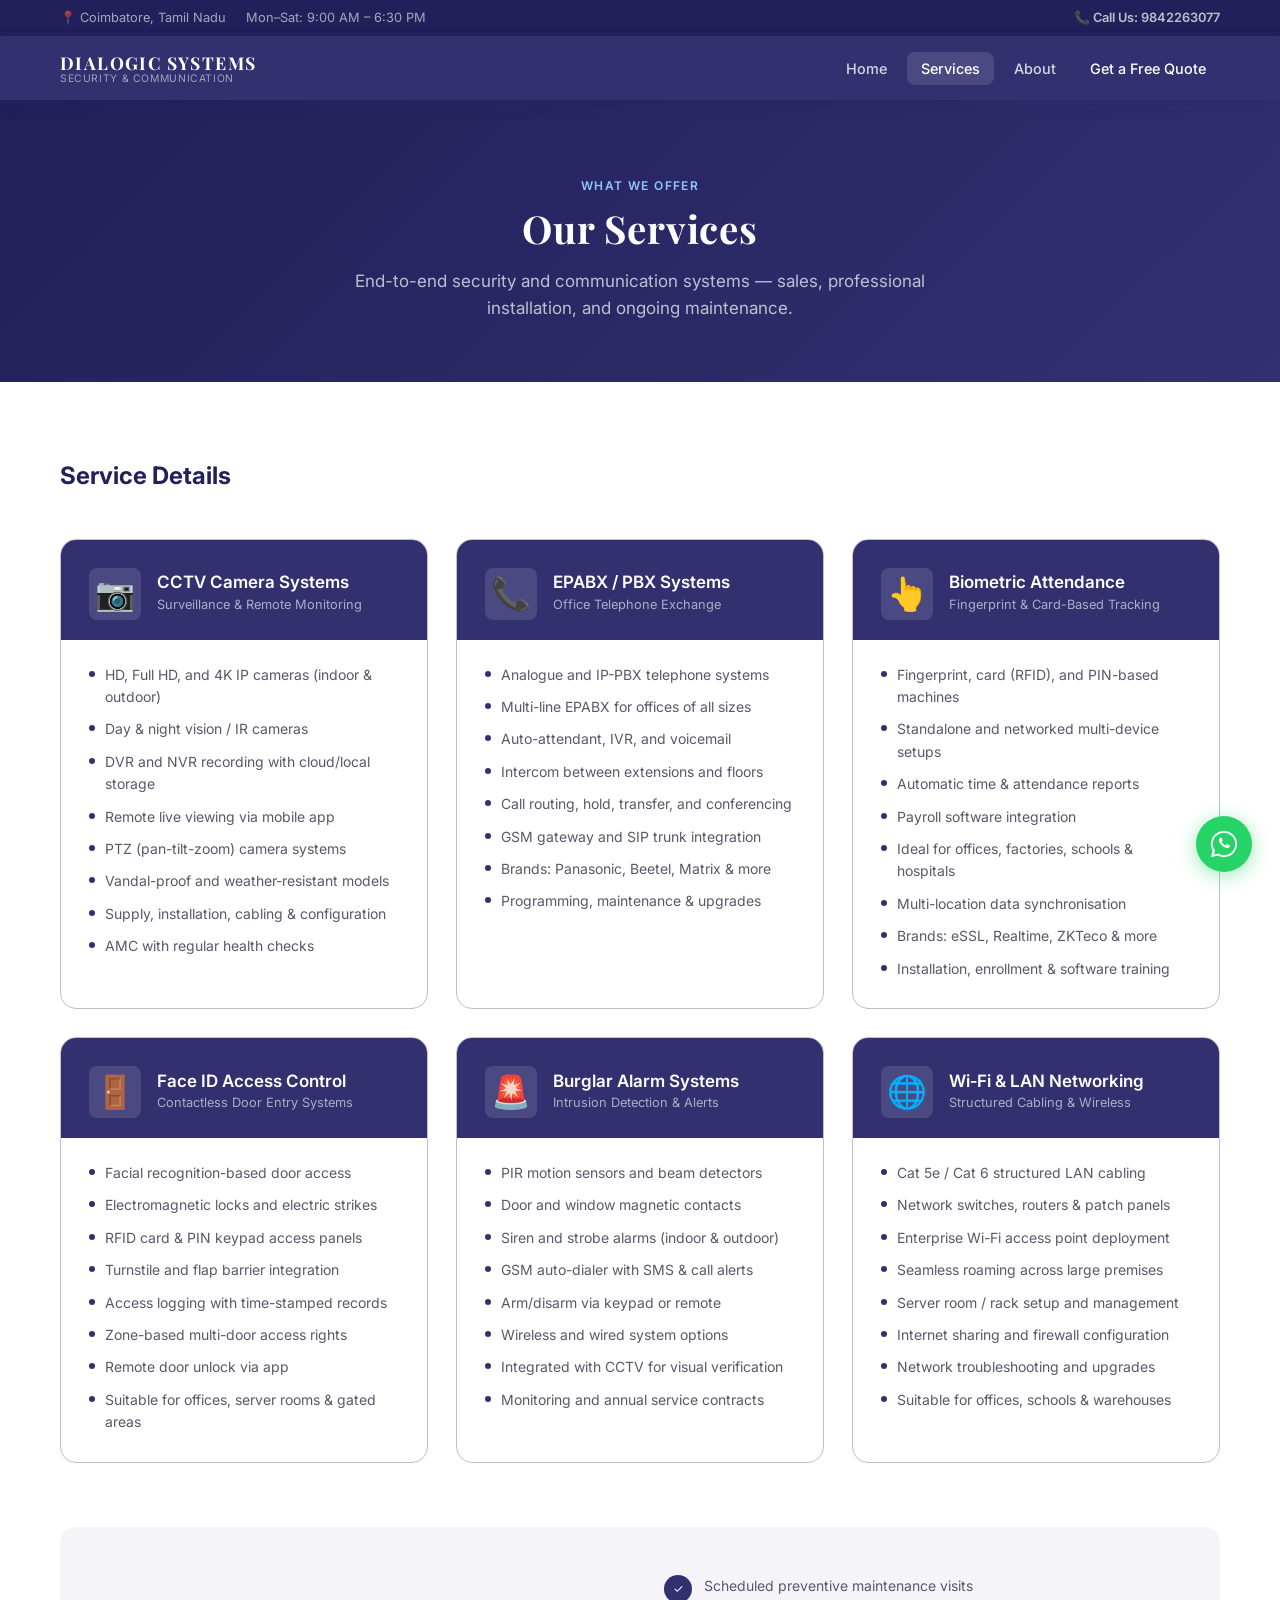
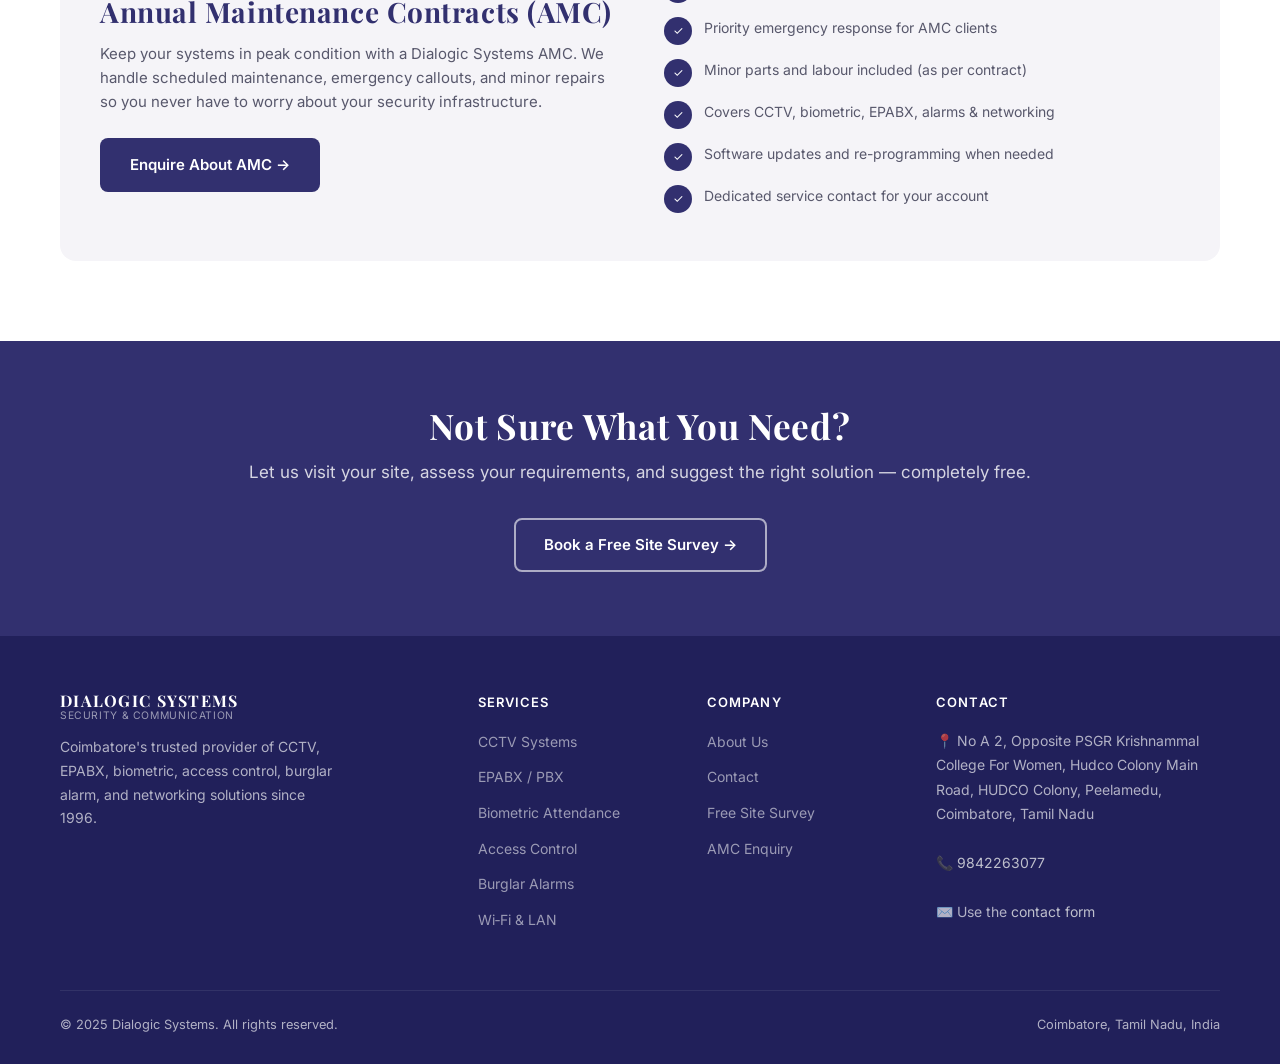
<file: services.html>
<!DOCTYPE html>
<html lang="en">
<head>
  <meta charset="UTF-8" />
  <meta name="viewport" content="width=device-width, initial-scale=1.0" />
  <title>Services — Dialogic Systems, Coimbatore</title>
  <meta name="description" content="Dialogic Systems provides CCTV, EPABX, biometric attendance, face ID access control, burglar alarms, and Wi-Fi networking in Coimbatore. Sales, installation and AMC." />
  <link rel="stylesheet" href="css/style.css" />
  <link rel="icon" href="data:image/svg+xml,<svg xmlns='http://www.w3.org/2000/svg' viewBox='0 0 32 32'><rect width='32' height='32' rx='6' fill='%231B2A4A'/><text x='16' y='22' text-anchor='middle' font-size='18' fill='white'>D</text></svg>" />
</head>
<body>

<!-- ===== TOP BAR ===== -->
<div class="topbar">
  <div class="container topbar-inner">
    <div class="topbar-left">
      <span>📍 Coimbatore, Tamil Nadu</span>
      <span>Mon–Sat: 9:00 AM – 6:30 PM</span>
    </div>
    <a href="tel:+919842263077" class="topbar-phone">📞 Call Us: 9842263077</a>
  </div>
</div>

<!-- ===== NAVIGATION ===== -->
<nav class="nav" role="navigation" aria-label="Main navigation">
  <div class="container nav-inner">
    <a href="index.html" class="nav-logo" aria-label="Dialogic Systems home">
      <div class="nav-logo-text">
        <span class="nav-logo-name">Dialogic Systems</span>
        <span class="nav-logo-tagline">Security &amp; Communication</span>
      </div>
    </a>
    <ul class="nav-links" role="list">
      <li><a href="index.html">Home</a></li>
      <li><a href="services.html" class="active">Services</a></li>
      <li><a href="about.html">About</a></li>
      <li><a href="contact.html" class="nav-cta">Get a Free Quote</a></li>
    </ul>
    <button class="nav-burger" aria-label="Toggle menu" aria-expanded="false">
      <span></span><span></span><span></span>
    </button>
  </div>
  <nav class="nav-mobile" aria-label="Mobile navigation">
    <a href="index.html">Home</a>
    <a href="services.html">Services</a>
    <a href="about.html">About Us</a>
    <a href="contact.html">Contact / Free Quote</a>
  </nav>
</nav>

<!-- ===== PAGE HERO ===== -->
<section class="page-hero" aria-labelledby="services-page-heading">
  <div class="container">
    <span class="section-label" style="color:#93C5FD;">What We Offer</span>
    <h1 id="services-page-heading" class="section-title serif">Our Services</h1>
    <p class="section-sub" style="margin-inline:auto; color:rgba(255,255,255,.7);">
      End-to-end security and communication systems — sales, professional installation, and ongoing maintenance.
    </p>
  </div>
</section>

<!-- ===== SERVICE DETAILS ===== -->
<section class="section-pad" aria-labelledby="service-details-heading">
  <div class="container">
    <h2 id="service-details-heading" class="visually-hidden">Service Details</h2>
    <div class="service-detail-grid">

      <!-- CCTV -->
      <article class="service-detail-card" id="cctv">
        <div class="sdc-header">
          <div class="sdc-icon" aria-hidden="true">📷</div>
          <div>
            <h3>CCTV Camera Systems</h3>
            <p>Surveillance &amp; Remote Monitoring</p>
          </div>
        </div>
        <div class="sdc-body">
          <ul class="sdc-list">
            <li>HD, Full HD, and 4K IP cameras (indoor &amp; outdoor)</li>
            <li>Day &amp; night vision / IR cameras</li>
            <li>DVR and NVR recording with cloud/local storage</li>
            <li>Remote live viewing via mobile app</li>
            <li>PTZ (pan-tilt-zoom) camera systems</li>
            <li>Vandal-proof and weather-resistant models</li>
            <li>Supply, installation, cabling &amp; configuration</li>
            <li>AMC with regular health checks</li>
          </ul>
        </div>
      </article>

      <!-- EPABX -->
      <article class="service-detail-card" id="epabx">
        <div class="sdc-header">
          <div class="sdc-icon" aria-hidden="true">📞</div>
          <div>
            <h3>EPABX / PBX Systems</h3>
            <p>Office Telephone Exchange</p>
          </div>
        </div>
        <div class="sdc-body">
          <ul class="sdc-list">
            <li>Analogue and IP-PBX telephone systems</li>
            <li>Multi-line EPABX for offices of all sizes</li>
            <li>Auto-attendant, IVR, and voicemail</li>
            <li>Intercom between extensions and floors</li>
            <li>Call routing, hold, transfer, and conferencing</li>
            <li>GSM gateway and SIP trunk integration</li>
            <li>Brands: Panasonic, Beetel, Matrix &amp; more</li>
            <li>Programming, maintenance &amp; upgrades</li>
          </ul>
        </div>
      </article>

      <!-- Biometric -->
      <article class="service-detail-card" id="biometric">
        <div class="sdc-header">
          <div class="sdc-icon" aria-hidden="true">👆</div>
          <div>
            <h3>Biometric Attendance</h3>
            <p>Fingerprint &amp; Card-Based Tracking</p>
          </div>
        </div>
        <div class="sdc-body">
          <ul class="sdc-list">
            <li>Fingerprint, card (RFID), and PIN-based machines</li>
            <li>Standalone and networked multi-device setups</li>
            <li>Automatic time &amp; attendance reports</li>
            <li>Payroll software integration</li>
            <li>Ideal for offices, factories, schools &amp; hospitals</li>
            <li>Multi-location data synchronisation</li>
            <li>Brands: eSSL, Realtime, ZKTeco &amp; more</li>
            <li>Installation, enrollment &amp; software training</li>
          </ul>
        </div>
      </article>

      <!-- Access Control -->
      <article class="service-detail-card" id="access">
        <div class="sdc-header">
          <div class="sdc-icon" aria-hidden="true">🚪</div>
          <div>
            <h3>Face ID Access Control</h3>
            <p>Contactless Door Entry Systems</p>
          </div>
        </div>
        <div class="sdc-body">
          <ul class="sdc-list">
            <li>Facial recognition-based door access</li>
            <li>Electromagnetic locks and electric strikes</li>
            <li>RFID card &amp; PIN keypad access panels</li>
            <li>Turnstile and flap barrier integration</li>
            <li>Access logging with time-stamped records</li>
            <li>Zone-based multi-door access rights</li>
            <li>Remote door unlock via app</li>
            <li>Suitable for offices, server rooms &amp; gated areas</li>
          </ul>
        </div>
      </article>

      <!-- Burglar Alarm -->
      <article class="service-detail-card" id="alarm">
        <div class="sdc-header">
          <div class="sdc-icon" aria-hidden="true">🚨</div>
          <div>
            <h3>Burglar Alarm Systems</h3>
            <p>Intrusion Detection &amp; Alerts</p>
          </div>
        </div>
        <div class="sdc-body">
          <ul class="sdc-list">
            <li>PIR motion sensors and beam detectors</li>
            <li>Door and window magnetic contacts</li>
            <li>Siren and strobe alarms (indoor &amp; outdoor)</li>
            <li>GSM auto-dialer with SMS &amp; call alerts</li>
            <li>Arm/disarm via keypad or remote</li>
            <li>Wireless and wired system options</li>
            <li>Integrated with CCTV for visual verification</li>
            <li>Monitoring and annual service contracts</li>
          </ul>
        </div>
      </article>

      <!-- Networking -->
      <article class="service-detail-card" id="network">
        <div class="sdc-header">
          <div class="sdc-icon" aria-hidden="true">🌐</div>
          <div>
            <h3>Wi‑Fi &amp; LAN Networking</h3>
            <p>Structured Cabling &amp; Wireless</p>
          </div>
        </div>
        <div class="sdc-body">
          <ul class="sdc-list">
            <li>Cat 5e / Cat 6 structured LAN cabling</li>
            <li>Network switches, routers &amp; patch panels</li>
            <li>Enterprise Wi-Fi access point deployment</li>
            <li>Seamless roaming across large premises</li>
            <li>Server room / rack setup and management</li>
            <li>Internet sharing and firewall configuration</li>
            <li>Network troubleshooting and upgrades</li>
            <li>Suitable for offices, schools &amp; warehouses</li>
          </ul>
        </div>
      </article>

    </div>

    <!-- AMC Section -->
    <div class="amc-section" id="amc" role="region" aria-labelledby="amc-heading">
      <div>
        <h2 id="amc-heading" class="serif">Annual Maintenance Contracts (AMC)</h2>
        <p>
          Keep your systems in peak condition with a Dialogic Systems AMC.
          We handle scheduled maintenance, emergency callouts, and minor repairs
          so you never have to worry about your security infrastructure.
        </p>
        <a href="contact.html" class="btn btn-navy">Enquire About AMC →</a>
      </div>
      <div class="amc-features">
        <div class="amc-feat">
          <div class="amc-feat-icon" aria-hidden="true">✓</div>
          <div>Scheduled preventive maintenance visits</div>
        </div>
        <div class="amc-feat">
          <div class="amc-feat-icon" aria-hidden="true">✓</div>
          <div>Priority emergency response for AMC clients</div>
        </div>
        <div class="amc-feat">
          <div class="amc-feat-icon" aria-hidden="true">✓</div>
          <div>Minor parts and labour included (as per contract)</div>
        </div>
        <div class="amc-feat">
          <div class="amc-feat-icon" aria-hidden="true">✓</div>
          <div>Covers CCTV, biometric, EPABX, alarms &amp; networking</div>
        </div>
        <div class="amc-feat">
          <div class="amc-feat-icon" aria-hidden="true">✓</div>
          <div>Software updates and re-programming when needed</div>
        </div>
        <div class="amc-feat">
          <div class="amc-feat-icon" aria-hidden="true">✓</div>
          <div>Dedicated service contact for your account</div>
        </div>
      </div>
    </div>
  </div>
</section>

<!-- ===== CTA BANNER ===== -->
<section class="cta-banner" aria-labelledby="services-cta-heading">
  <div class="container">
    <h2 id="services-cta-heading" class="serif">Not Sure What You Need?</h2>
    <p>Let us visit your site, assess your requirements, and suggest the right solution — completely free.</p>
    <a href="contact.html" class="btn btn-outline">Book a Free Site Survey →</a>
  </div>
</section>

<!-- ===== FOOTER ===== -->
<footer class="footer" role="contentinfo">
  <div class="container">
    <div class="footer-grid">
      <div class="footer-brand">
        <div class="nav-logo-text">
          <span class="nav-logo-name" style="font-size:1rem;">Dialogic Systems</span>
          <span class="nav-logo-tagline">Security &amp; Communication</span>
        </div>
        <p>Coimbatore's trusted provider of CCTV, EPABX, biometric, access control, burglar alarm, and networking solutions since 1996.</p>
      </div>
      <div class="footer-col">
        <h4>Services</h4>
        <ul>
          <li><a href="#cctv">CCTV Systems</a></li>
          <li><a href="#epabx">EPABX / PBX</a></li>
          <li><a href="#biometric">Biometric Attendance</a></li>
          <li><a href="#access">Access Control</a></li>
          <li><a href="#alarm">Burglar Alarms</a></li>
          <li><a href="#network">Wi‑Fi &amp; LAN</a></li>
        </ul>
      </div>
      <div class="footer-col">
        <h4>Company</h4>
        <ul>
          <li><a href="about.html">About Us</a></li>
          <li><a href="contact.html">Contact</a></li>
          <li><a href="contact.html">Free Site Survey</a></li>
          <li><a href="#amc">AMC Enquiry</a></li>
        </ul>
      </div>
      <div class="footer-col">
        <h4>Contact</h4>
        <address>
          📍 No A 2, Opposite PSGR Krishnammal College For Women, Hudco Colony Main Road, HUDCO Colony, Peelamedu, Coimbatore, Tamil Nadu<br/><br/>
          📞 <a href="tel:+919842263077">9842263077</a><br/><br/>
          ✉️ Use the <a href="contact.html">contact form</a>
        </address>
      </div>
    </div>
    <div class="footer-bottom">
      <span>© 2025 Dialogic Systems. All rights reserved.</span>
      <span>Coimbatore, Tamil Nadu, India</span>
    </div>
  </div>
</footer>

<!-- ===== WHATSAPP FLOAT ===== -->
<a href="https://wa.me/919842263077?text=Hello%2C%20I%27d%20like%20to%20enquire%20about%20your%20security%20systems."
   class="whatsapp-float" target="_blank" rel="noopener noreferrer"
   aria-label="Chat with us on WhatsApp">
  <svg viewBox="0 0 32 32" fill="white" xmlns="http://www.w3.org/2000/svg" aria-hidden="true">
    <path d="M16 2C8.268 2 2 8.268 2 16c0 2.417.637 4.68 1.75 6.64L2 30l7.55-1.72A13.94 13.94 0 0016 30c7.732 0 14-6.268 14-14S23.732 2 16 2zm0 2c6.627 0 12 5.373 12 12s-5.373 12-12 12c-2.1 0-4.07-.54-5.786-1.49l-.414-.24-4.486 1.02 1.05-4.37-.26-.43A11.94 11.94 0 014 16C4 9.373 9.373 4 16 4zm-2.406 5.82c-.22-.492-.45-.502-.658-.51-.17-.007-.364-.007-.558-.007-.193 0-.508.073-.774.366-.267.293-1.02 .996-1.02 2.428s1.044 2.816 1.19 3.012c.145.196 2.02 3.196 4.954 4.354 2.45.966 2.935.773 3.464.725.53-.048 1.71-.7 1.952-1.376.24-.676.24-1.255.168-1.376-.073-.12-.267-.193-.558-.34-.29-.146-1.71-.844-1.975-.94-.265-.097-.458-.145-.65.145-.193.29-.748.94-.916 1.134-.168.194-.337.218-.627.073-.29-.146-1.225-.452-2.333-1.44-.862-.77-1.444-1.72-1.613-2.01-.168-.29-.018-.448.127-.593.13-.13.29-.34.436-.508.145-.17.193-.29.29-.484.097-.194.048-.365-.025-.51-.073-.146-.638-1.564-.88-2.143z"/>
  </svg>
</a>

<script src="js/main.js"></script>
</body>
</html>
</file>
<file: css/style.css>
/* ============================================================
   DIALOGIC SYSTEMS — Global Stylesheet
   ============================================================ */

/* ---------- Google Fonts ---------- */
@import url('https://fonts.googleapis.com/css2?family=Playfair+Display:wght@700;900&family=Inter:wght@400;500;600&display=swap');

/* ---------- CSS Variables ---------- */
:root {
  --navy:       #32306F;
  --navy-dark:  #21205A;
  --slate:      #58586C;
  --silver:     #BEBFCC;
  --blue:       #32306F;
  --blue-light: #21205A;
  --sky:        #F5F4F8;
  --off-white:  #F5F4F8;
  --white:      #FFFFFF;
  --gray-50:    #F5F4F8;
  --gray-100:   #F5F4F8;
  --gray-400:   #BEBFCC;
  --gray-600:   #58586C;
  --gray-800:   #21205A;
  --shadow-sm:  0 1px 3px rgba(33,32,90,.1);
  --shadow-md:  0 4px 16px rgba(33,32,90,.12);
  --shadow-lg:  0 8px 32px rgba(33,32,90,.18);
  --radius:     8px;
  --radius-lg:  16px;
  --transition: 0.25s ease;
}

/* ---------- Reset & Base ---------- */
*, *::before, *::after { box-sizing: border-box; margin: 0; padding: 0; }

html { scroll-behavior: smooth; font-size: 16px; }

body {
  font-family: 'Inter', sans-serif;
  color: var(--gray-800);
  background: var(--white);
  line-height: 1.6;
}

img { display: block; max-width: 100%; }
a  { text-decoration: none; color: inherit; }
ul { list-style: none; }

.container {
  width: min(1160px, 92vw);
  margin-inline: auto;
}

.section-pad { padding-block: 80px; }
.section-pad-sm { padding-block: 56px; }

/* ---------- Typography ---------- */
.serif {
  font-family: 'Playfair Display', Georgia, serif;
  letter-spacing: .02em;
}

h1, h2, h3 { line-height: 1.2; }

.section-label {
  display: inline-block;
  font-size: .75rem;
  font-weight: 600;
  letter-spacing: .12em;
  text-transform: uppercase;
  color: var(--blue);
  margin-bottom: 10px;
}

.section-title {
  font-family: 'Playfair Display', Georgia, serif;
  font-size: clamp(1.75rem, 3vw, 2.5rem);
  color: var(--navy);
  margin-bottom: 16px;
}

.section-sub {
  font-size: 1.0625rem;
  color: var(--gray-600);
  max-width: 600px;
}

/* ---------- Buttons ---------- */
.btn {
  display: inline-flex;
  align-items: center;
  gap: 8px;
  padding: 13px 28px;
  border-radius: var(--radius);
  font-family: 'Inter', sans-serif;
  font-size: .9375rem;
  font-weight: 600;
  cursor: pointer;
  border: 2px solid transparent;
  transition: background var(--transition), color var(--transition), border-color var(--transition), transform var(--transition);
}
.btn:hover { transform: translateY(-2px); }

.btn-primary {
  background: var(--blue);
  color: var(--white);
}
.btn-primary:hover { background: var(--blue-light); }

.btn-outline {
  background: transparent;
  color: var(--white);
  border-color: rgba(255,255,255,.6);
}
.btn-outline:hover {
  background: rgba(255,255,255,.12);
  border-color: var(--white);
}

.btn-navy {
  background: var(--navy);
  color: var(--white);
}
.btn-navy:hover { background: var(--navy-dark); }

/* ---------- NAVIGATION ---------- */
.nav {
  position: sticky;
  top: 0;
  z-index: 100;
  background: var(--navy);
  box-shadow: var(--shadow-md);
}

.nav-inner {
  display: flex;
  align-items: center;
  justify-content: space-between;
  padding-block: 16px;
}

.nav-logo {
  display: flex;
  align-items: center;
  gap: 12px;
}

.nav-logo-icon {
  width: 40px;
  height: 40px;
  flex-shrink: 0;
}

.nav-logo-text {
  display: flex;
  flex-direction: column;
  line-height: 1.1;
}

.nav-logo-name {
  font-family: 'Playfair Display', Georgia, serif;
  font-size: 1.1rem;
  font-weight: 700;
  color: var(--white);
  letter-spacing: .08em;
  text-transform: uppercase;
}

.nav-logo-tagline {
  font-size: .65rem;
  color: rgba(255,255,255,.55);
  letter-spacing: .06em;
  text-transform: uppercase;
}

.nav-links {
  display: flex;
  align-items: center;
  gap: 6px;
}

.nav-links a {
  color: rgba(255,255,255,.8);
  font-size: .9rem;
  font-weight: 500;
  padding: 8px 14px;
  border-radius: var(--radius);
  transition: background var(--transition), color var(--transition);
}
.nav-links a:hover,
.nav-links a.active {
  background: rgba(255,255,255,.12);
  color: var(--white);
}

.nav-cta {
  background: var(--blue);
  color: var(--white) !important;
  border-radius: var(--radius) !important;
}
.nav-cta:hover { background: var(--blue-light) !important; }

/* Hamburger */
.nav-burger {
  display: none;
  flex-direction: column;
  gap: 5px;
  background: none;
  border: none;
  cursor: pointer;
  padding: 4px;
}
.nav-burger span {
  display: block;
  width: 24px;
  height: 2px;
  background: var(--white);
  border-radius: 2px;
  transition: transform var(--transition), opacity var(--transition);
}

/* Mobile nav drawer */
.nav-mobile {
  display: none;
  flex-direction: column;
  background: var(--navy-dark);
  padding: 12px 20px 20px;
}
.nav-mobile a {
  color: rgba(255,255,255,.85);
  padding: 12px 0;
  border-bottom: 1px solid rgba(255,255,255,.08);
  font-size: .95rem;
  font-weight: 500;
}
.nav-mobile a:last-child { border-bottom: none; }
.nav-mobile.open { display: flex; }

/* ---------- HERO ---------- */
.hero {
  background: linear-gradient(135deg, var(--navy-dark) 0%, var(--navy) 60%, #32306F 100%);
  color: var(--white);
  padding-block: 104px 88px;
  position: relative;
  overflow: hidden;
}

.hero::before {
  content: '';
  position: absolute;
  inset: 0;
  background:
    radial-gradient(ellipse 50% 70% at 85% 40%, rgba(74,72,200,.22) 0%, transparent 65%),
    radial-gradient(ellipse 30% 50% at 10% 80%, rgba(33,32,90,.4) 0%, transparent 60%);
  pointer-events: none;
}

/* Decorative diagonal shape */
.hero::after {
  content: '';
  position: absolute;
  right: -5%;
  top: 0;
  width: 52%;
  height: 100%;
  background: rgba(255,255,255,.025);
  clip-path: polygon(18% 0%, 100% 0%, 100% 100%, 0% 100%);
  pointer-events: none;
}

/* Decorative line accent */
.hero-line-accent {
  position: absolute;
  top: 0;
  left: 0;
  width: 5px;
  height: 100%;
  background: linear-gradient(180deg, var(--blue-light), transparent);
  opacity: .6;
}

.hero-inner {
  position: relative;
  z-index: 1;
  display: grid;
  grid-template-columns: 1fr 1fr;
  align-items: center;
  gap: 60px;
}

.hero-badge {
  display: inline-flex;
  align-items: center;
  gap: 8px;
  background: rgba(37,99,235,.25);
  border: 1px solid rgba(59,130,246,.4);
  border-radius: 100px;
  padding: 5px 14px;
  font-size: .78rem;
  font-weight: 600;
  letter-spacing: .06em;
  text-transform: uppercase;
  color: #BEBFCC;
  margin-bottom: 20px;
}

.hero-title {
  font-family: 'Playfair Display', Georgia, serif;
  font-size: clamp(2.6rem, 5.5vw, 4.2rem);
  font-weight: 900;
  line-height: 1.05;
  margin-bottom: 24px;
  text-transform: uppercase;
  letter-spacing: .03em;
}

.hero-title span { color: #BEBFCC; }

.hero-desc {
  font-size: 1.05rem;
  color: rgba(255,255,255,.75);
  margin-bottom: 36px;
  max-width: 480px;
}

.hero-actions { display: flex; gap: 14px; flex-wrap: wrap; }

.hero-stats {
  display: flex;
  gap: 32px;
  margin-top: 48px;
  padding-top: 32px;
  border-top: 1px solid rgba(255,255,255,.12);
}

.hero-stat-num {
  font-family: 'Playfair Display', Georgia, serif;
  font-size: 2rem;
  font-weight: 700;
  color: var(--white);
}

.hero-stat-label {
  font-size: .8rem;
  color: rgba(255,255,255,.5);
  text-transform: uppercase;
  letter-spacing: .06em;
  margin-top: 2px;
}

/* Hero graphic side */
.hero-graphic {
  display: flex;
  justify-content: center;
  align-items: center;
}

.hero-card-grid {
  display: grid;
  grid-template-columns: 1fr 1fr;
  gap: 16px;
  max-width: 380px;
  width: 100%;
}

.hero-card {
  background: rgba(255,255,255,.06);
  border: 1px solid rgba(255,255,255,.1);
  border-radius: var(--radius-lg);
  padding: 20px 18px;
  backdrop-filter: blur(4px);
  transition: background var(--transition);
}
.hero-card:hover { background: rgba(255,255,255,.1); }

.hero-card-icon {
  font-size: 1.8rem;
  margin-bottom: 10px;
}

.hero-card-name {
  font-size: .8rem;
  font-weight: 600;
  color: var(--white);
  line-height: 1.3;
}

.hero-card.span-2 { grid-column: span 2; }

/* ---------- STATS STRIP ---------- */
.stats-strip {
  background: var(--navy-dark);
  padding-block: 56px;
  position: relative;
  overflow: hidden;
}

.stats-strip::before {
  content: '';
  position: absolute;
  inset: 0;
  background: radial-gradient(ellipse 80% 100% at 50% 50%, rgba(74,72,200,.12) 0%, transparent 70%);
  pointer-events: none;
}

.stats-strip-grid {
  position: relative;
  display: grid;
  grid-template-columns: repeat(4, 1fr);
  gap: 0;
}

.stat-block {
  text-align: center;
  padding: 24px 20px;
  border-right: 1px solid rgba(255,255,255,.08);
}
.stat-block:last-child { border-right: none; }

.stat-block-num {
  font-family: 'Playfair Display', Georgia, serif;
  font-size: clamp(2.4rem, 4vw, 3.5rem);
  font-weight: 900;
  color: var(--white);
  line-height: 1;
  margin-bottom: 8px;
}

.stat-block-num span {
  color: var(--silver);
}

.stat-block-label {
  font-size: .8rem;
  font-weight: 600;
  color: var(--silver);
  text-transform: uppercase;
  letter-spacing: .1em;
}

/* ---------- TRUST BAR ---------- */
.trust-bar {
  background: var(--off-white);
  border-top: 1px solid var(--gray-100);
  border-bottom: 1px solid var(--gray-100);
}

.trust-bar-inner {
  display: flex;
  justify-content: center;
  align-items: center;
  gap: 0;
  flex-wrap: wrap;
  padding-block: 20px;
}

.trust-item {
  display: flex;
  align-items: center;
  gap: 10px;
  padding: 12px 28px;
  border-right: 1px solid var(--silver);
  font-size: .875rem;
  font-weight: 500;
  color: var(--navy);
}
.trust-item:last-child { border-right: none; }

.trust-item svg { color: var(--blue); flex-shrink: 0; }

/* ---------- SERVICES OVERVIEW (home) ---------- */
.services-grid {
  display: grid;
  grid-template-columns: repeat(auto-fill, minmax(280px, 1fr));
  gap: 24px;
  margin-top: 48px;
}

.service-card {
  background: var(--white);
  border: 1px solid var(--gray-100);
  border-left: 4px solid var(--navy);
  border-radius: var(--radius-lg);
  padding: 32px 28px;
  transition: box-shadow var(--transition), transform var(--transition), border-left-color var(--transition);
}
.service-card:hover {
  box-shadow: var(--shadow-lg);
  transform: translateY(-4px);
  border-left-color: var(--blue);
}

.service-card-icon {
  width: 52px;
  height: 52px;
  background: var(--sky);
  border-radius: var(--radius);
  display: flex;
  align-items: center;
  justify-content: center;
  font-size: 1.5rem;
  margin-bottom: 18px;
}

.service-card h3 {
  font-size: 1.0625rem;
  font-weight: 600;
  color: var(--navy);
  margin-bottom: 8px;
}

.service-card p {
  font-size: .875rem;
  color: var(--gray-600);
  line-height: 1.65;
}

.services-cta {
  margin-top: 44px;
  text-align: center;
}

/* ---------- WHY US ---------- */
.why-us {
  background: linear-gradient(150deg, var(--navy-dark) 0%, var(--navy) 50%, #32306F 100%);
  color: var(--white);
}

.why-us .section-title { color: var(--white); }
.why-us .section-sub  { color: rgba(255,255,255,.65); }

.why-grid {
  display: grid;
  grid-template-columns: repeat(auto-fill, minmax(220px, 1fr));
  gap: 28px;
  margin-top: 48px;
}

.why-item {
  text-align: center;
  padding: 28px 20px;
  border-radius: var(--radius-lg);
  background: rgba(255,255,255,.06);
  border: 1px solid rgba(255,255,255,.1);
  transition: background var(--transition);
}
.why-item:hover { background: rgba(255,255,255,.1); }

.why-icon {
  font-size: 2rem;
  margin-bottom: 14px;
}

.why-item h3 {
  font-size: .9375rem;
  font-weight: 600;
  color: var(--white);
  margin-bottom: 8px;
}

.why-item p {
  font-size: .8125rem;
  color: rgba(255,255,255,.55);
  line-height: 1.65;
}

/* ---------- SECTORS ---------- */
.sectors-grid {
  display: grid;
  grid-template-columns: repeat(auto-fill, minmax(180px, 1fr));
  gap: 16px;
  margin-top: 44px;
}

.sector-pill {
  display: flex;
  align-items: center;
  gap: 12px;
  background: var(--sky);
  border: 1px solid #BEBFCC;
  border-radius: var(--radius);
  padding: 14px 18px;
  font-size: .875rem;
  font-weight: 600;
  color: var(--navy);
  transition: background var(--transition), transform var(--transition);
}
.sector-pill:hover {
  background: #F5F4F8;
  transform: translateY(-2px);
}
.sector-pill span { font-size: 1.25rem; }

/* ---------- CTA BANNER ---------- */
.cta-banner {
  background: var(--blue);
  color: var(--white);
  text-align: center;
  padding-block: 64px;
}

.cta-banner h2 {
  font-family: 'Playfair Display', Georgia, serif;
  font-size: clamp(1.6rem, 3vw, 2.2rem);
  margin-bottom: 12px;
}

.cta-banner p {
  color: rgba(255,255,255,.8);
  margin-bottom: 32px;
  font-size: 1.0625rem;
}

.cta-banner .btn-outline:hover {
  background: rgba(255,255,255,.15);
}

/* ---------- SERVICES PAGE ---------- */
.services-hero {
  background: linear-gradient(135deg, var(--navy-dark), var(--navy));
  color: var(--white);
  text-align: center;
  padding-block: 72px 60px;
}
.services-hero .section-title { color: var(--white); }
.services-hero .section-sub {
  color: rgba(255,255,255,.7);
  margin-inline: auto;
}

.service-detail-grid {
  display: grid;
  grid-template-columns: repeat(auto-fill, minmax(320px, 1fr));
  gap: 28px;
  margin-top: 48px;
}

.service-detail-card {
  background: var(--white);
  border: 1px solid #BEBFCC;
  border-radius: var(--radius-lg);
  overflow: hidden;
  transition: box-shadow var(--transition), transform var(--transition);
}
.service-detail-card:hover {
  box-shadow: var(--shadow-lg);
  transform: translateY(-4px);
}

.sdc-header {
  background: linear-gradient(135deg, var(--navy) 0%, #32306F 100%);
  padding: 28px 28px 20px;
  display: flex;
  align-items: center;
  gap: 16px;
}

.sdc-icon {
  font-size: 2rem;
  width: 52px;
  height: 52px;
  background: rgba(255,255,255,.12);
  border-radius: var(--radius);
  display: flex;
  align-items: center;
  justify-content: center;
  flex-shrink: 0;
}

.sdc-header h3 {
  font-size: 1.0625rem;
  font-weight: 600;
  color: var(--white);
}

.sdc-header p {
  font-size: .8rem;
  color: rgba(255,255,255,.6);
  margin-top: 2px;
}

.sdc-body {
  padding: 24px 28px 28px;
}

.sdc-list {
  display: flex;
  flex-direction: column;
  gap: 10px;
}

.sdc-list li {
  display: flex;
  align-items: flex-start;
  gap: 10px;
  font-size: .875rem;
  color: var(--gray-600);
}

.sdc-list li::before {
  content: '';
  display: block;
  width: 6px;
  height: 6px;
  min-width: 6px;
  background: var(--blue);
  border-radius: 50%;
  margin-top: 7px;
}

/* AMC section */
.amc-section {
  background: var(--sky);
  border-radius: var(--radius-lg);
  padding: 48px 40px;
  margin-top: 64px;
  display: grid;
  grid-template-columns: 1fr 1fr;
  gap: 48px;
  align-items: center;
}

.amc-section h2 {
  font-family: 'Playfair Display', Georgia, serif;
  font-size: 1.75rem;
  color: var(--navy);
  margin-bottom: 14px;
}

.amc-section p {
  color: var(--gray-600);
  margin-bottom: 24px;
  font-size: .9375rem;
}

.amc-features {
  display: flex;
  flex-direction: column;
  gap: 14px;
}

.amc-feat {
  display: flex;
  align-items: flex-start;
  gap: 12px;
  font-size: .875rem;
  color: var(--gray-600);
}

.amc-feat-icon {
  width: 28px;
  height: 28px;
  background: var(--blue);
  border-radius: 50%;
  display: flex;
  align-items: center;
  justify-content: center;
  color: white;
  font-size: .75rem;
  flex-shrink: 0;
}

/* ---------- ABOUT PAGE ---------- */
.about-hero {
  background: linear-gradient(135deg, var(--navy-dark), var(--navy));
  color: var(--white);
  text-align: center;
  padding-block: 72px 60px;
}
.about-hero .section-title { color: var(--white); }

.about-intro {
  display: grid;
  grid-template-columns: 1fr 1fr;
  gap: 64px;
  align-items: center;
}

.about-intro-text h2 {
  font-family: 'Playfair Display', Georgia, serif;
  font-size: 1.875rem;
  color: var(--navy);
  margin-bottom: 16px;
}

.about-intro-text p {
  color: var(--gray-600);
  margin-bottom: 14px;
  font-size: .9375rem;
  line-height: 1.75;
}

.about-visual {
  background: linear-gradient(135deg, var(--navy) 0%, #32306F 100%);
  border-radius: var(--radius-lg);
  padding: 40px;
  display: flex;
  flex-direction: column;
  gap: 20px;
}

.about-stat-box {
  background: rgba(255,255,255,.08);
  border: 1px solid rgba(255,255,255,.12);
  border-radius: var(--radius);
  padding: 20px 24px;
  text-align: center;
}

.about-stat-box .num {
  font-family: 'Playfair Display', Georgia, serif;
  font-size: 2.25rem;
  font-weight: 700;
  color: var(--white);
}

.about-stat-box .lbl {
  font-size: .8rem;
  color: rgba(255,255,255,.55);
  text-transform: uppercase;
  letter-spacing: .06em;
  margin-top: 4px;
}

.about-stat-row {
  display: grid;
  grid-template-columns: 1fr 1fr;
  gap: 16px;
}

/* Values */
.values-grid {
  display: grid;
  grid-template-columns: repeat(auto-fill, minmax(240px, 1fr));
  gap: 24px;
  margin-top: 44px;
}

.value-card {
  background: var(--gray-50);
  border-radius: var(--radius-lg);
  padding: 28px 24px;
  border-left: 4px solid var(--blue);
  transition: transform var(--transition), box-shadow var(--transition);
}
.value-card:hover {
  transform: translateY(-3px);
  box-shadow: var(--shadow-md);
}

.value-card h3 {
  font-size: 1rem;
  font-weight: 600;
  color: var(--navy);
  margin-bottom: 8px;
}

.value-card p {
  font-size: .875rem;
  color: var(--gray-600);
  line-height: 1.65;
}

/* Team */
.team-grid {
  display: grid;
  grid-template-columns: repeat(auto-fill, minmax(220px, 1fr));
  gap: 28px;
  margin-top: 44px;
}

.team-card {
  text-align: center;
  background: var(--white);
  border: 1px solid #BEBFCC;
  border-radius: var(--radius-lg);
  padding: 32px 20px 24px;
  transition: box-shadow var(--transition), transform var(--transition);
}
.team-card:hover {
  box-shadow: var(--shadow-md);
  transform: translateY(-3px);
}

.team-avatar {
  width: 72px;
  height: 72px;
  border-radius: 50%;
  background: linear-gradient(135deg, var(--navy), #32306F);
  display: flex;
  align-items: center;
  justify-content: center;
  font-size: 1.75rem;
  margin: 0 auto 16px;
  color: white;
}

.team-card h3 {
  font-size: .9375rem;
  font-weight: 600;
  color: var(--navy);
  margin-bottom: 4px;
}

.team-card p {
  font-size: .8rem;
  color: var(--gray-400);
}

/* ---------- CONTACT PAGE ---------- */
.contact-hero {
  background: linear-gradient(135deg, var(--navy-dark), var(--navy));
  color: var(--white);
  text-align: center;
  padding-block: 72px 60px;
}
.contact-hero .section-title { color: var(--white); }

.contact-layout {
  display: grid;
  grid-template-columns: 1fr 1.4fr;
  gap: 48px;
  align-items: start;
  margin-top: 0;
}

.contact-info-card {
  background: var(--navy);
  color: var(--white);
  border-radius: var(--radius-lg);
  padding: 40px 32px;
  position: sticky;
  top: 88px;
}

.contact-info-card h2 {
  font-family: 'Playfair Display', Georgia, serif;
  font-size: 1.5rem;
  margin-bottom: 8px;
}

.contact-info-card > p {
  color: rgba(255,255,255,.6);
  font-size: .875rem;
  margin-bottom: 32px;
}

.contact-detail {
  display: flex;
  align-items: flex-start;
  gap: 16px;
  margin-bottom: 24px;
}

.contact-detail-icon {
  width: 40px;
  height: 40px;
  background: rgba(255,255,255,.1);
  border-radius: var(--radius);
  display: flex;
  align-items: center;
  justify-content: center;
  flex-shrink: 0;
  font-size: 1rem;
}

.contact-detail-label {
  font-size: .75rem;
  color: rgba(255,255,255,.45);
  text-transform: uppercase;
  letter-spacing: .06em;
  margin-bottom: 3px;
}

.contact-detail-value {
  font-size: .9375rem;
  font-weight: 500;
  color: var(--white);
}

.contact-detail-value a {
  color: #BEBFCC;
}

.contact-divider {
  border: none;
  border-top: 1px solid rgba(255,255,255,.1);
  margin: 28px 0;
}

.hours-list li {
  display: flex;
  justify-content: space-between;
  font-size: .875rem;
  color: rgba(255,255,255,.7);
  padding: 6px 0;
  border-bottom: 1px solid rgba(255,255,255,.06);
}
.hours-list li:last-child { border-bottom: none; }
.hours-list .day { color: rgba(255,255,255,.45); }

/* Form */
.contact-form-wrap {
  background: var(--white);
  border: 1px solid #BEBFCC;
  border-radius: var(--radius-lg);
  padding: 40px 36px;
}

.contact-form-wrap h2 {
  font-family: 'Playfair Display', Georgia, serif;
  font-size: 1.5rem;
  color: var(--navy);
  margin-bottom: 6px;
}

.contact-form-wrap > p {
  font-size: .875rem;
  color: var(--gray-600);
  margin-bottom: 28px;
}

.form-row { display: grid; grid-template-columns: 1fr 1fr; gap: 16px; }

.form-group {
  display: flex;
  flex-direction: column;
  gap: 6px;
  margin-bottom: 18px;
}

.form-group label {
  font-size: .8125rem;
  font-weight: 600;
  color: var(--navy);
  letter-spacing: .02em;
}

.form-group input,
.form-group select,
.form-group textarea {
  width: 100%;
  padding: 11px 14px;
  border: 1.5px solid #BEBFCC;
  border-radius: var(--radius);
  font-family: 'Inter', sans-serif;
  font-size: .9rem;
  color: var(--gray-800);
  background: var(--white);
  transition: border-color var(--transition), box-shadow var(--transition);
  outline: none;
  appearance: none;
}

.form-group input:focus,
.form-group select:focus,
.form-group textarea:focus {
  border-color: var(--blue);
  box-shadow: 0 0 0 3px rgba(37,99,235,.12);
}

.form-group textarea { resize: vertical; min-height: 110px; }

.form-notice {
  font-size: .78rem;
  color: var(--gray-400);
  margin-bottom: 20px;
  line-height: 1.5;
}

.form-notice a { color: var(--blue); }

.form-submit {
  width: 100%;
  padding: 14px;
  font-size: 1rem;
}

/* Success message */
.form-success {
  display: none;
  text-align: center;
  padding: 32px;
  background: #F0FDF4;
  border: 1px solid #BBF7D0;
  border-radius: var(--radius-lg);
  margin-top: 16px;
}
.form-success h3 { color: #15803D; font-size: 1.1rem; margin-bottom: 8px; }
.form-success p  { color: #166534; font-size: .875rem; }

/* ---------- FOOTER ---------- */
.footer {
  background: var(--navy-dark);
  color: rgba(255,255,255,.65);
  padding-block: 56px 28px;
}

.footer-grid {
  display: grid;
  grid-template-columns: 2fr 1fr 1fr 1.5fr;
  gap: 40px;
  margin-bottom: 48px;
}

.footer-brand p {
  font-size: .875rem;
  line-height: 1.7;
  margin-top: 14px;
  max-width: 280px;
}

.footer-col h4 {
  font-size: .8125rem;
  font-weight: 600;
  color: var(--white);
  text-transform: uppercase;
  letter-spacing: .08em;
  margin-bottom: 16px;
}

.footer-col ul li {
  margin-bottom: 10px;
}

.footer-col ul a {
  font-size: .875rem;
  color: rgba(255,255,255,.55);
  transition: color var(--transition);
}
.footer-col ul a:hover { color: var(--white); }

.footer-col address {
  font-style: normal;
  font-size: .875rem;
  line-height: 1.75;
}

.footer-col address a { color: #BEBFCC; }
.footer-col address a:hover { color: #BEBFCC; }

.footer-bottom {
  border-top: 1px solid rgba(255,255,255,.08);
  padding-top: 24px;
  display: flex;
  justify-content: space-between;
  align-items: center;
  font-size: .8rem;
  flex-wrap: wrap;
  gap: 8px;
}

/* ---------- PAGE HERO (generic) ---------- */
.page-hero {
  background: linear-gradient(135deg, var(--navy-dark), var(--navy));
  color: var(--white);
  text-align: center;
  padding-block: 72px 60px;
}
.page-hero .section-title { color: var(--white); }
.page-hero .section-sub {
  color: rgba(255,255,255,.7);
  margin-inline: auto;
}

/* ---------- UTILITIES ---------- */
.text-center { text-align: center; }
.mt-4 { margin-top: 16px; }
.mt-8 { margin-top: 32px; }
.bg-gray { background: var(--gray-50); }
.bg-sky  { background: var(--sky); }

/* ---------- TOP BAR ---------- */
.topbar {
  background: var(--navy-dark);
  border-bottom: 1px solid rgba(255,255,255,.08);
  font-size: .8rem;
  color: rgba(255,255,255,.6);
}

.topbar-inner {
  display: flex;
  align-items: center;
  justify-content: space-between;
  padding-block: 8px;
  gap: 12px;
  flex-wrap: wrap;
}

.topbar-left {
  display: flex;
  align-items: center;
  gap: 20px;
}

.topbar-phone {
  display: flex;
  align-items: center;
  gap: 6px;
  color: #BEBFCC;
  font-weight: 600;
  font-size: .8rem;
  transition: color var(--transition);
}
.topbar-phone:hover { color: #BEBFCC; }

/* ---------- WHATSAPP FLOAT ---------- */
.whatsapp-float {
  position: fixed;
  bottom: 28px;
  right: 28px;
  z-index: 999;
  width: 56px;
  height: 56px;
  background: #25D366;
  border-radius: 50%;
  display: flex;
  align-items: center;
  justify-content: center;
  box-shadow: 0 4px 20px rgba(37,211,102,.45);
  transition: transform var(--transition), box-shadow var(--transition);
}
.whatsapp-float:hover {
  transform: scale(1.1);
  box-shadow: 0 6px 28px rgba(37,211,102,.55);
}
.whatsapp-float svg { width: 30px; height: 30px; }

/* ---------- BRANDS BAR ---------- */
.brands-bar {
  background: var(--white);
  border-top: 1px solid #BEBFCC;
  border-bottom: 1px solid #BEBFCC;
  padding-block: 36px;
}

.brands-label {
  text-align: center;
  font-size: .75rem;
  font-weight: 600;
  letter-spacing: .1em;
  text-transform: uppercase;
  color: var(--gray-400);
  margin-bottom: 24px;
}

.brands-grid {
  display: flex;
  flex-wrap: wrap;
  justify-content: center;
  gap: 12px;
}

.brand-pill {
  background: var(--gray-50);
  border: 1.5px solid #BEBFCC;
  border-radius: var(--radius);
  padding: 10px 22px;
  font-size: .875rem;
  font-weight: 700;
  color: var(--navy);
  letter-spacing: .04em;
  transition: border-color var(--transition), background var(--transition);
}
.brand-pill:hover {
  background: var(--sky);
  border-color: #BEBFCC;
}

/* ---------- TESTIMONIALS ---------- */
.testimonials-grid {
  display: grid;
  grid-template-columns: repeat(auto-fill, minmax(300px, 1fr));
  gap: 24px;
  margin-top: 44px;
}

.testimonial-card {
  background: var(--white);
  border: 1px solid #BEBFCC;
  border-radius: var(--radius-lg);
  padding: 28px 24px;
  display: flex;
  flex-direction: column;
  gap: 16px;
  transition: box-shadow var(--transition), transform var(--transition);
}
.testimonial-card:hover {
  box-shadow: var(--shadow-md);
  transform: translateY(-3px);
}

.testimonial-stars {
  color: #F59E0B;
  font-size: 1rem;
  letter-spacing: 2px;
}

.testimonial-card > p {
  font-size: .9375rem;
  color: var(--gray-600);
  line-height: 1.75;
  font-style: italic;
  flex: 1;
}

.testimonial-author {
  border-top: 1px solid #F5F4F8;
  padding-top: 14px;
}

.testimonial-name {
  font-size: .875rem;
  font-weight: 700;
  color: var(--navy);
}

.testimonial-role {
  font-size: .8rem;
  color: var(--gray-400);
  margin-top: 2px;
}

/* ---------- RESPONSIVE ---------- */
@media (max-width: 900px) {
  .hero-inner        { grid-template-columns: 1fr; }
  .hero-graphic      { display: none; }
  .about-intro       { grid-template-columns: 1fr; }
  .contact-layout    { grid-template-columns: 1fr; }
  .contact-info-card { position: static; }
  .amc-section       { grid-template-columns: 1fr; }
  .footer-grid       { grid-template-columns: 1fr 1fr; }
}

@media (max-width: 900px) {
  .stats-strip-grid { grid-template-columns: repeat(2, 1fr); }
  .stat-block:nth-child(2) { border-right: none; }
}

@media (max-width: 640px) {
  .stats-strip-grid { grid-template-columns: repeat(2, 1fr); }
  .stat-block { border-right: none; border-bottom: 1px solid rgba(255,255,255,.08); }
  .stat-block:nth-last-child(-n+2) { border-bottom: none; }
  .topbar-left    { display: none; }
  .topbar-inner   { justify-content: center; }
  .section-pad    { padding-block: 56px; }
  .nav-links      { display: none; }
  .nav-burger     { display: flex; }
  .trust-item     { border-right: none; padding: 8px 16px; }
  .form-row       { grid-template-columns: 1fr; }
  .footer-grid    { grid-template-columns: 1fr; }
  .footer-bottom  { flex-direction: column; text-align: center; }
  .hero-stats     { flex-direction: column; gap: 18px; }
  .amc-section    { padding: 28px 24px; }
  .contact-form-wrap { padding: 24px 20px; }
  .about-stat-row { grid-template-columns: 1fr; }
}
</file>
